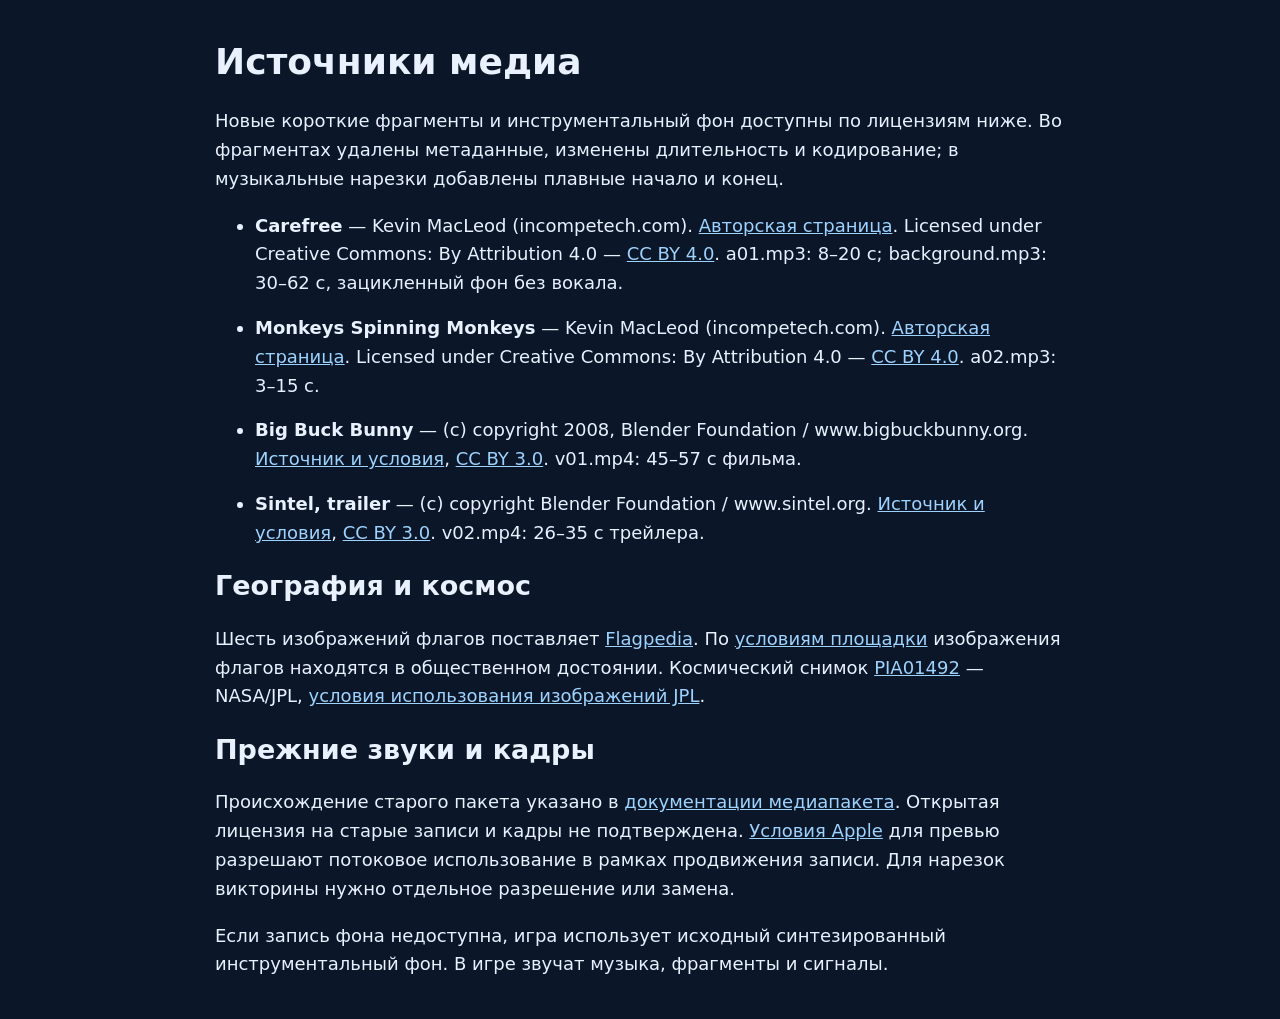
<file: media-credits.html>
<!doctype html><html lang="ru"><meta charset="utf-8"><meta name="viewport" content="width=device-width,initial-scale=1"><title>Источники медиа — TV Quiz</title>
<style>body{max-width:850px;margin:40px auto;padding:0 20px;background:#0b1728;color:#e9f1ff;font:18px/1.6 system-ui}a{color:#9ed3ff}h1,h2{line-height:1.2}li{margin:16px 0}</style>
<h1>Источники медиа</h1><p>Новые короткие фрагменты и инструментальный фон доступны по лицензиям ниже. Во фрагментах удалены метаданные, изменены длительность и кодирование; в музыкальные нарезки добавлены плавные начало и конец.</p>
<ul>
<li><strong>Carefree</strong> — Kevin MacLeod (incompetech.com). <a href="https://incompetech.com/music/royalty-free/index.html?isrc=USUAN1400037">Авторская страница</a>. Licensed under Creative Commons: By Attribution 4.0 — <a href="https://creativecommons.org/licenses/by/4.0/">CC BY 4.0</a>. a01.mp3: 8–20 с; background.mp3: 30–62 с, зацикленный фон без вокала.</li>
<li><strong>Monkeys Spinning Monkeys</strong> — Kevin MacLeod (incompetech.com). <a href="https://incompetech.com/music/royalty-free/index.html?isrc=USUAN1400011">Авторская страница</a>. Licensed under Creative Commons: By Attribution 4.0 — <a href="https://creativecommons.org/licenses/by/4.0/">CC BY 4.0</a>. a02.mp3: 3–15 с.</li>
<li><strong>Big Buck Bunny</strong> — (c) copyright 2008, Blender Foundation / www.bigbuckbunny.org. <a href="https://peach.blender.org/about/">Источник и условия</a>, <a href="https://creativecommons.org/licenses/by/3.0/">CC BY 3.0</a>. v01.mp4: 45–57 с фильма.</li>
<li><strong>Sintel, trailer</strong> — (c) copyright Blender Foundation / www.sintel.org. <a href="https://durian.blender.org/sharing/">Источник и условия</a>, <a href="https://creativecommons.org/licenses/by/3.0/">CC BY 3.0</a>. v02.mp4: 26–35 с трейлера.</li>
</ul>
<h2>География и космос</h2><p>Шесть изображений флагов поставляет <a href="https://flagpedia.net/">Flagpedia</a>. По <a href="https://flagpedia.net/terms">условиям площадки</a> изображения флагов находятся в общественном достоянии. Космический снимок <a href="https://science.nasa.gov/photojournal/neptune-full-disk-view/">PIA01492</a> — NASA/JPL, <a href="https://www.jpl.nasa.gov/jpl-image-use-policy/">условия использования изображений JPL</a>.</p>
<h2>Прежние звуки и кадры</h2><p>Происхождение старого пакета указано в <a href="content/media-pack/README.md">документации медиапакета</a>. Открытая лицензия на старые записи и кадры не подтверждена. <a href="https://performance-partners.apple.com/search-api">Условия Apple</a> для превью разрешают потоковое использование в рамках продвижения записи. Для нарезок викторины нужно отдельное разрешение или замена.</p>
<p>Если запись фона недоступна, игра использует исходный синтезированный инструментальный фон. В игре звучат музыка, фрагменты и сигналы.</p>
</html>
</file>
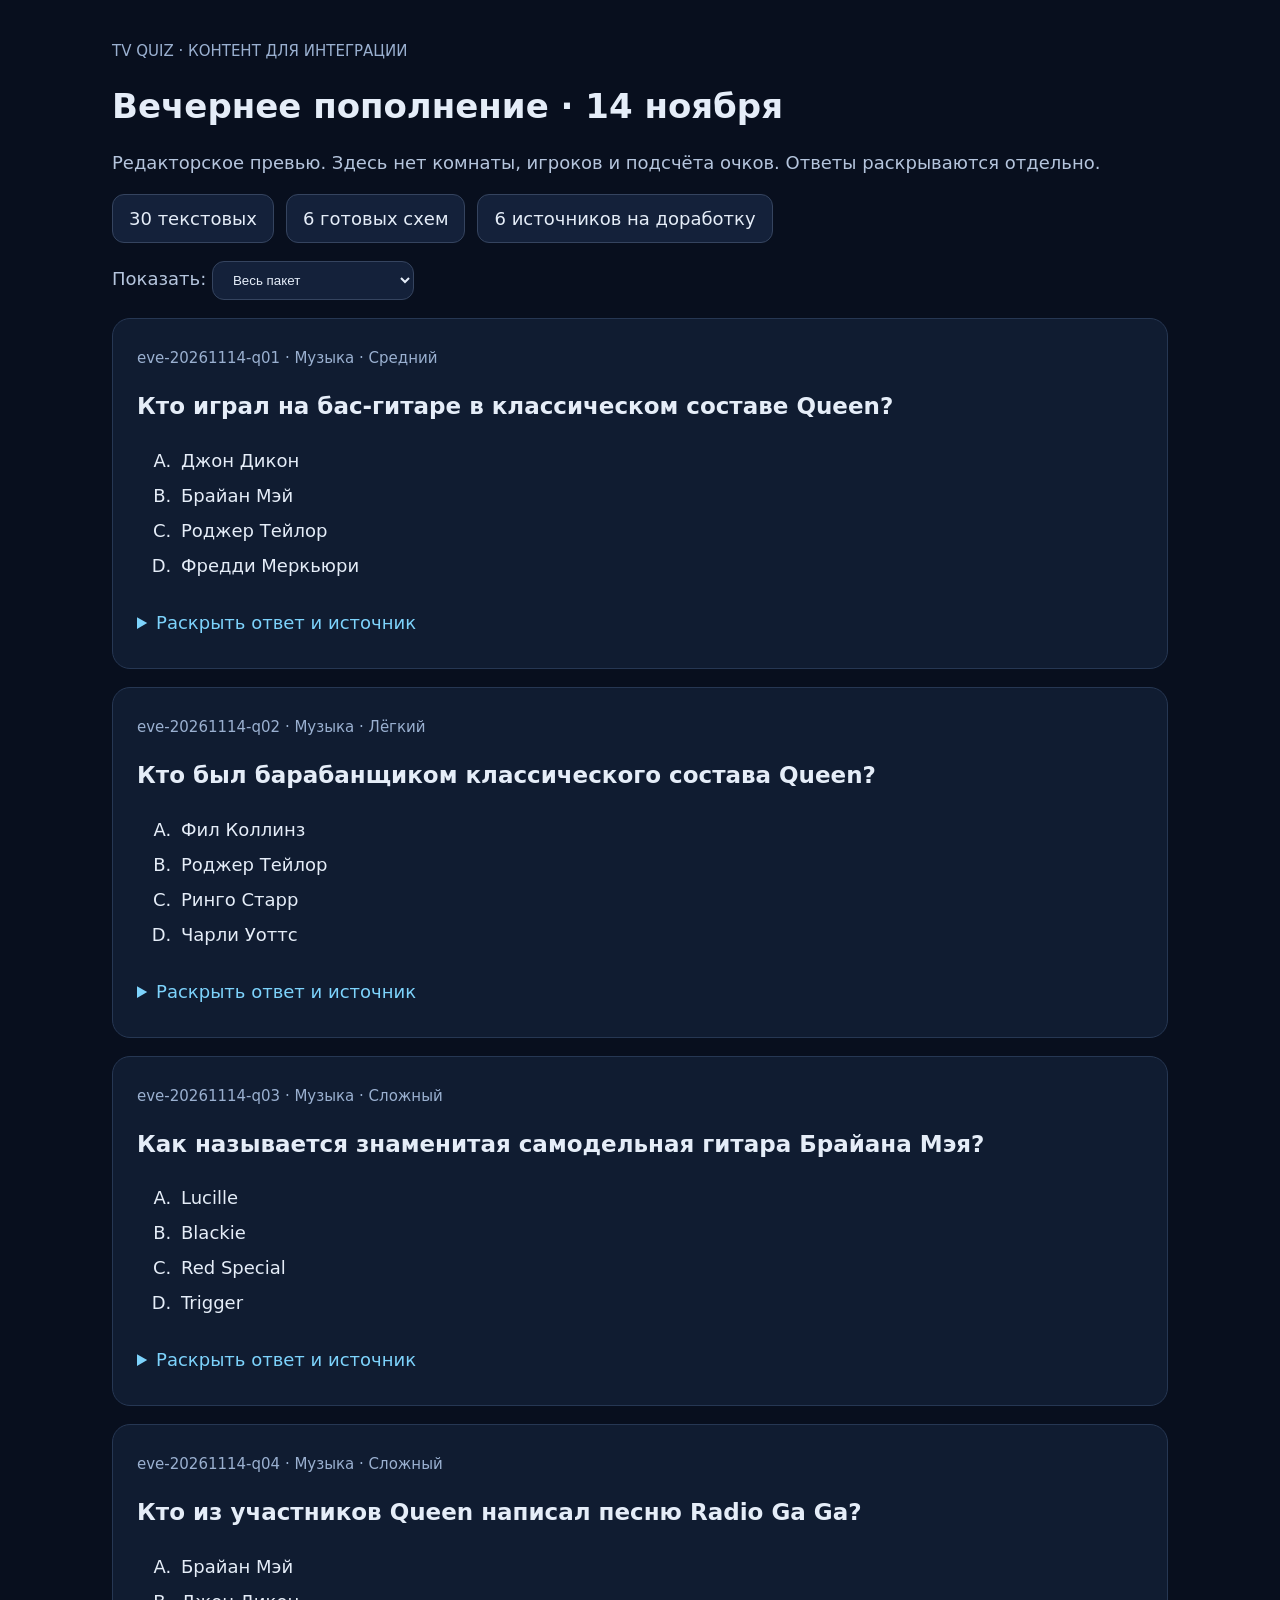
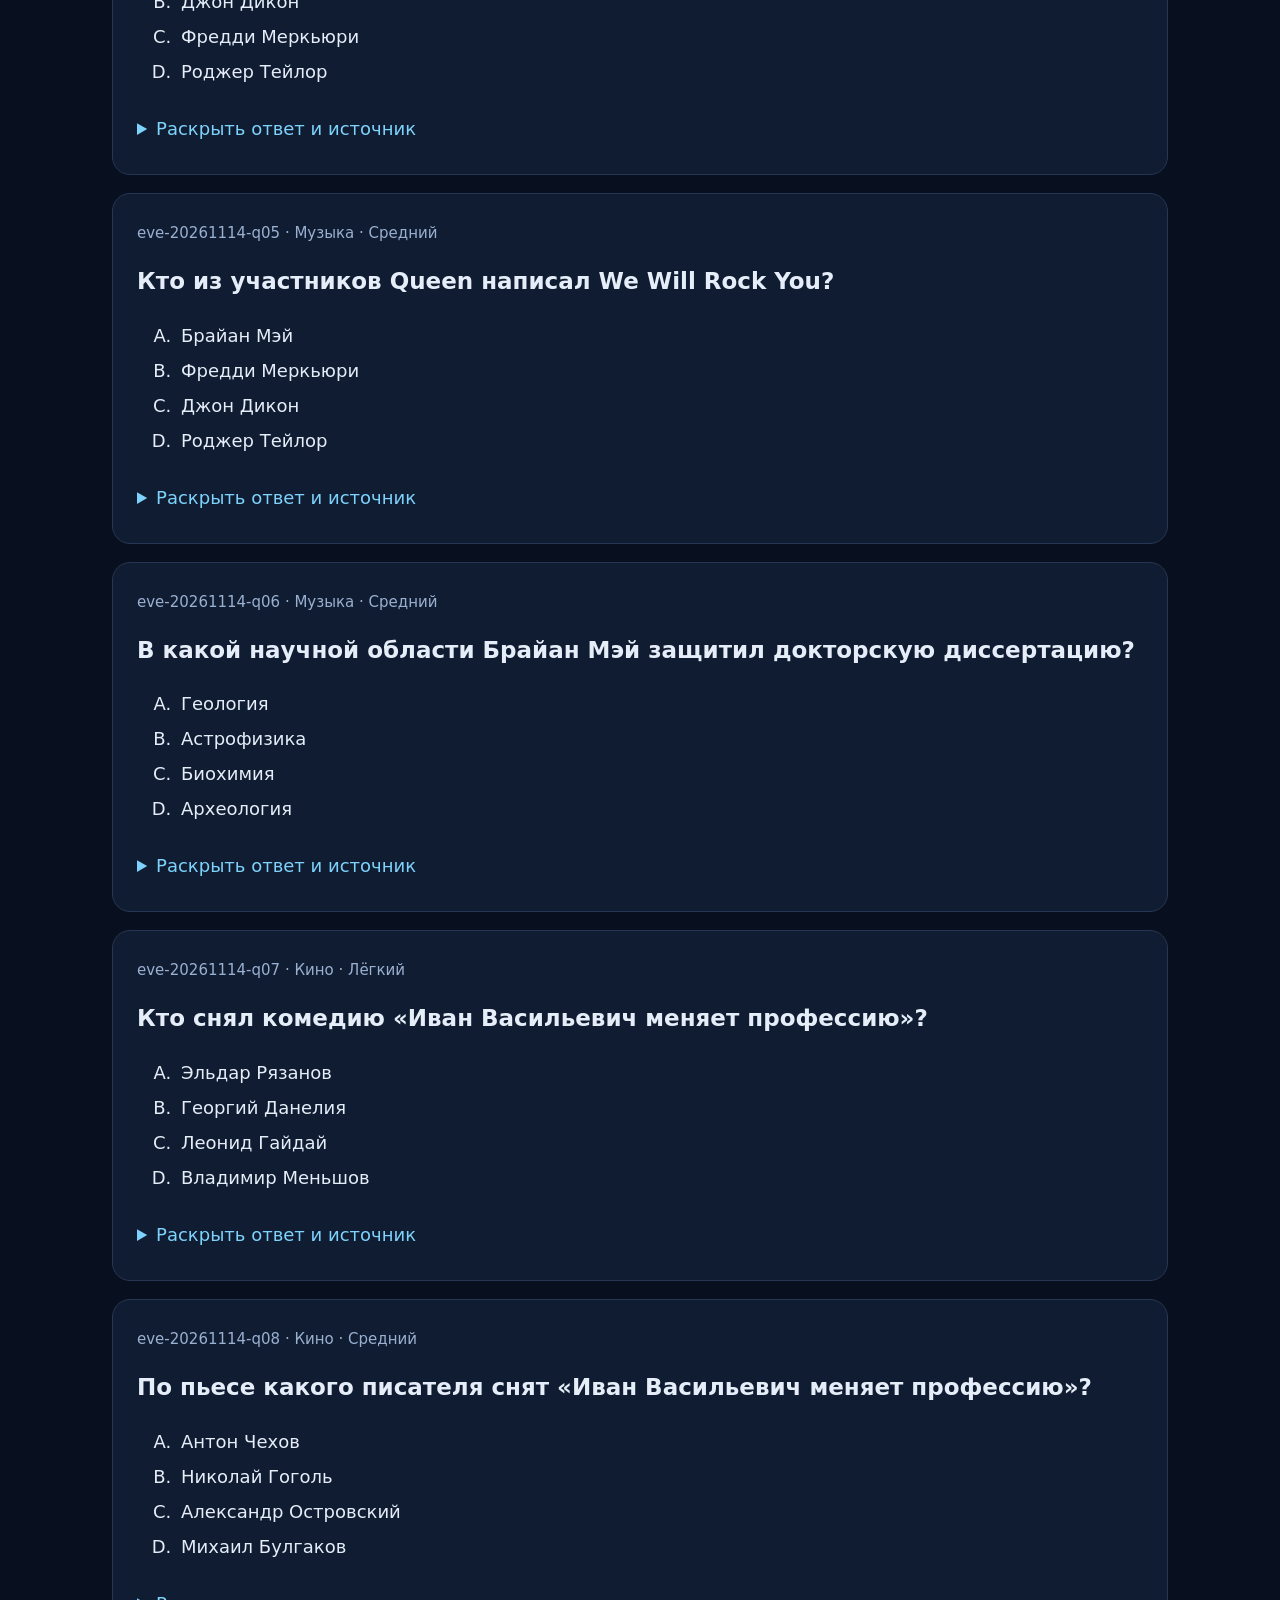
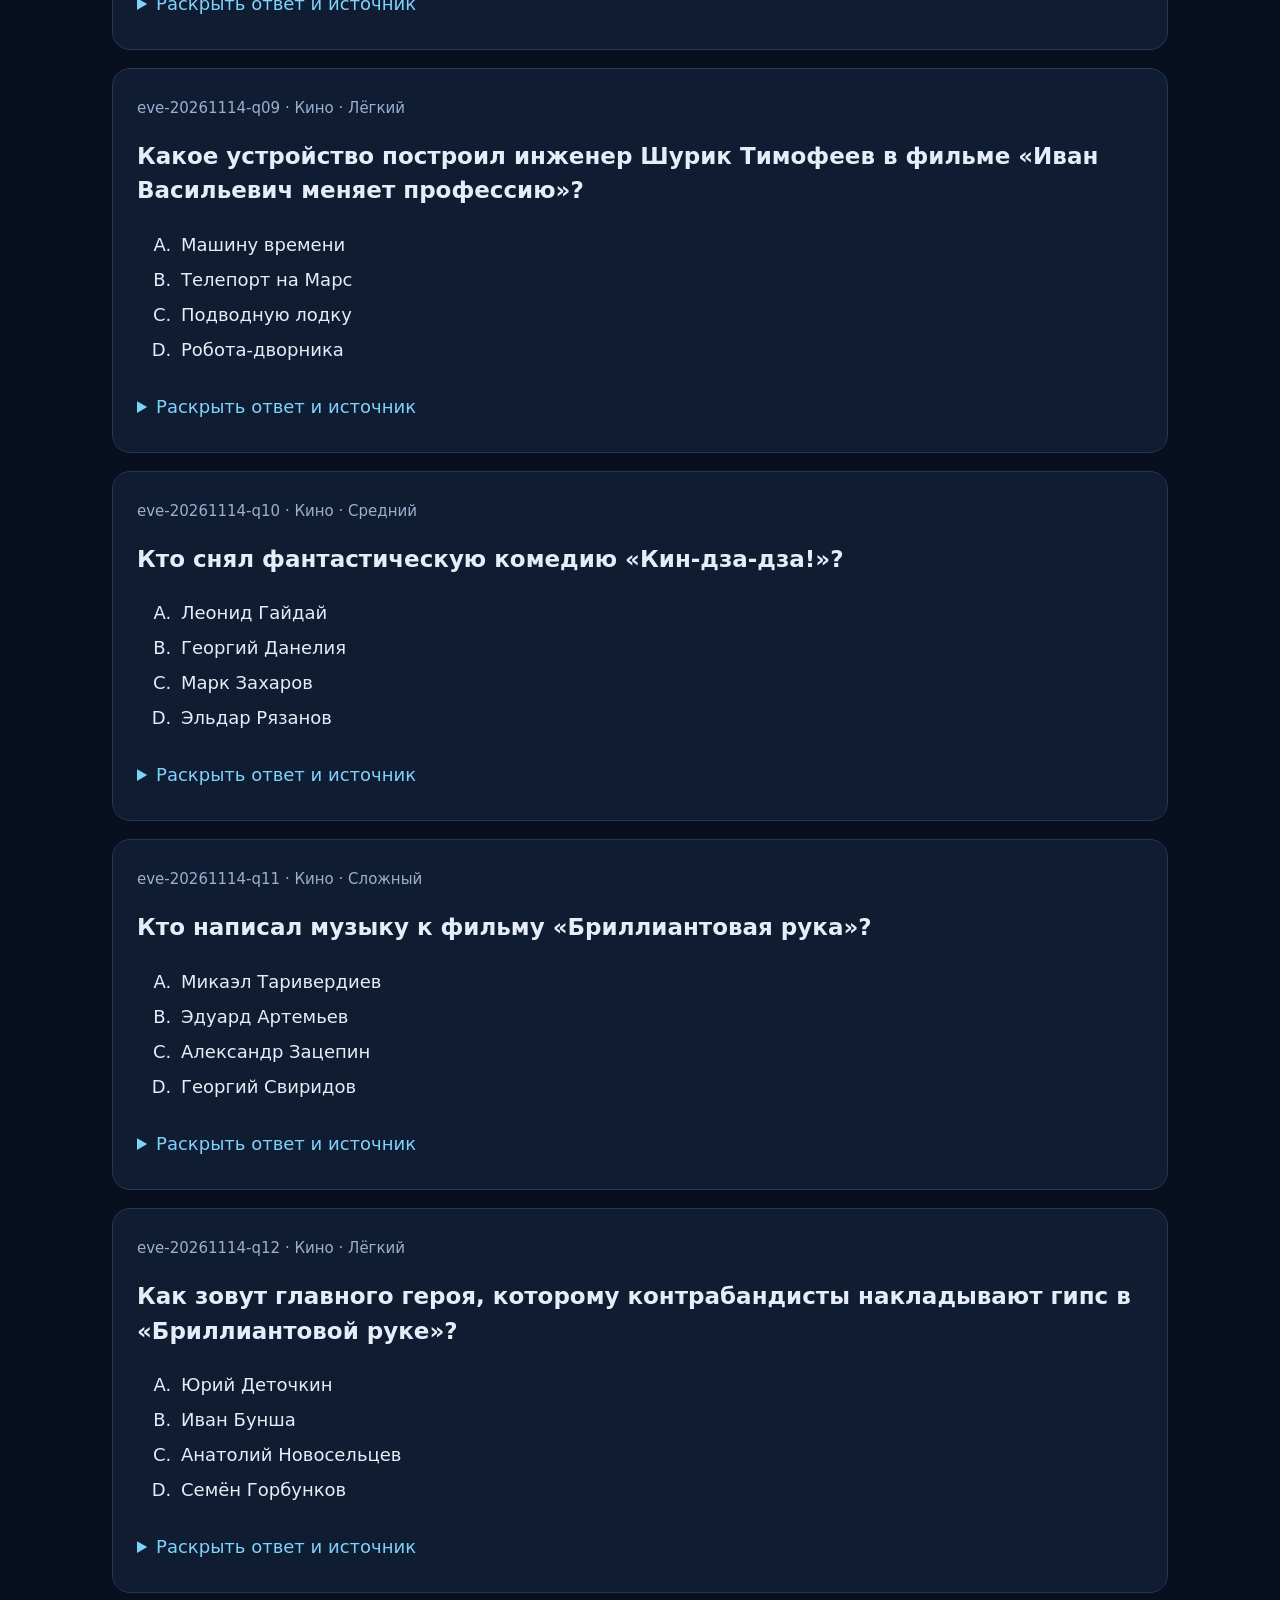
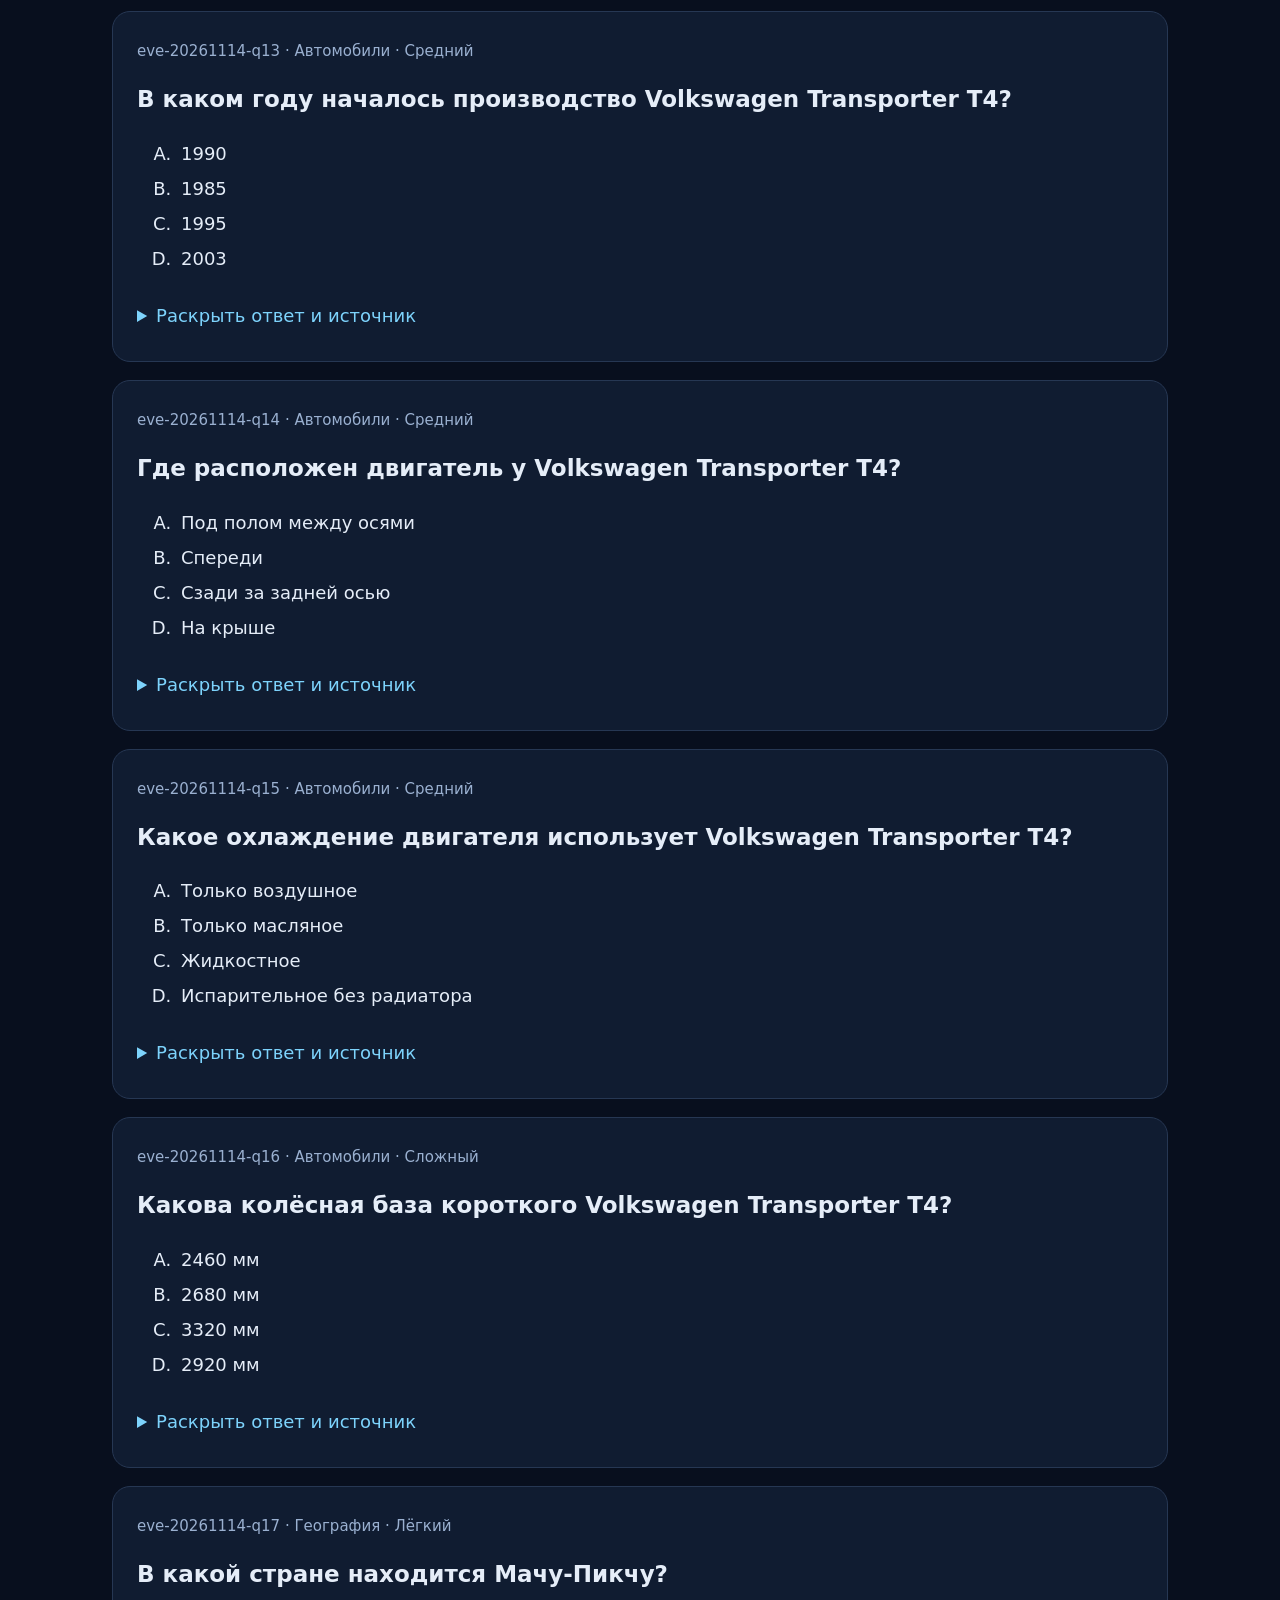
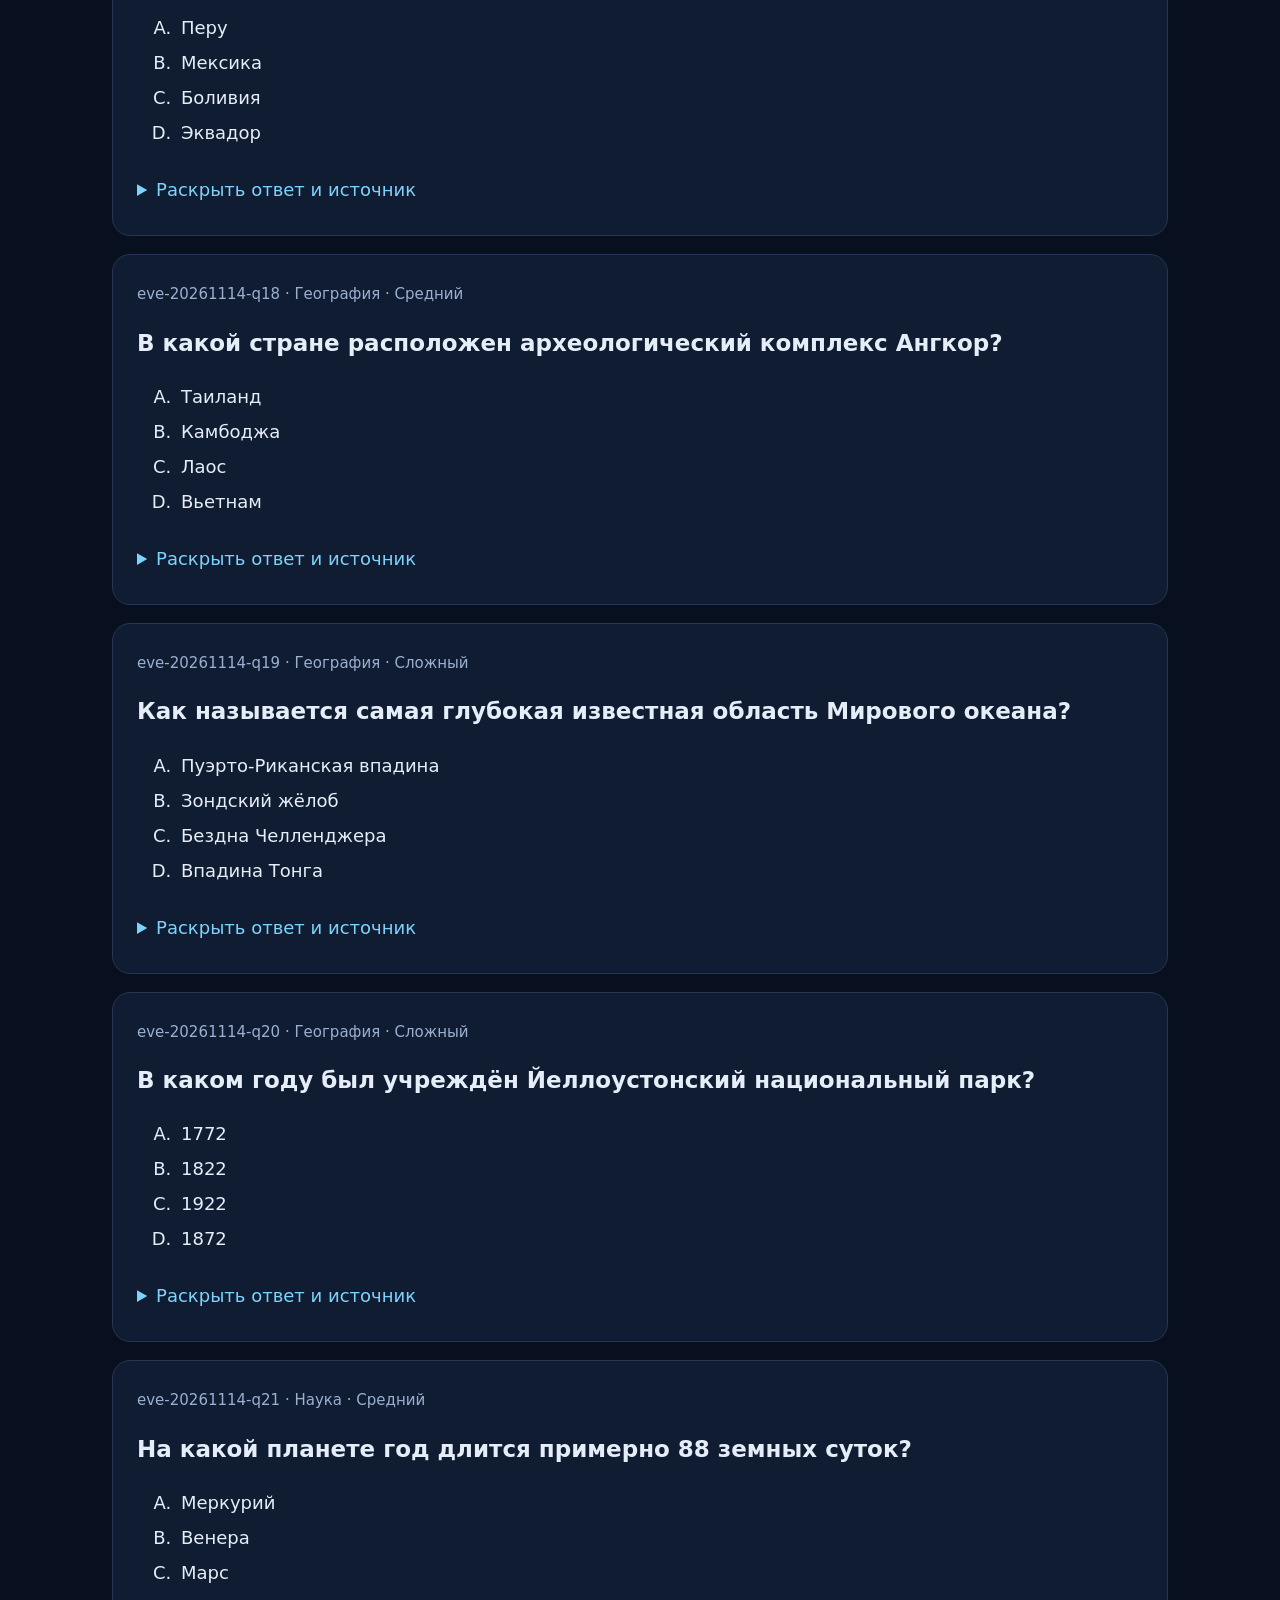
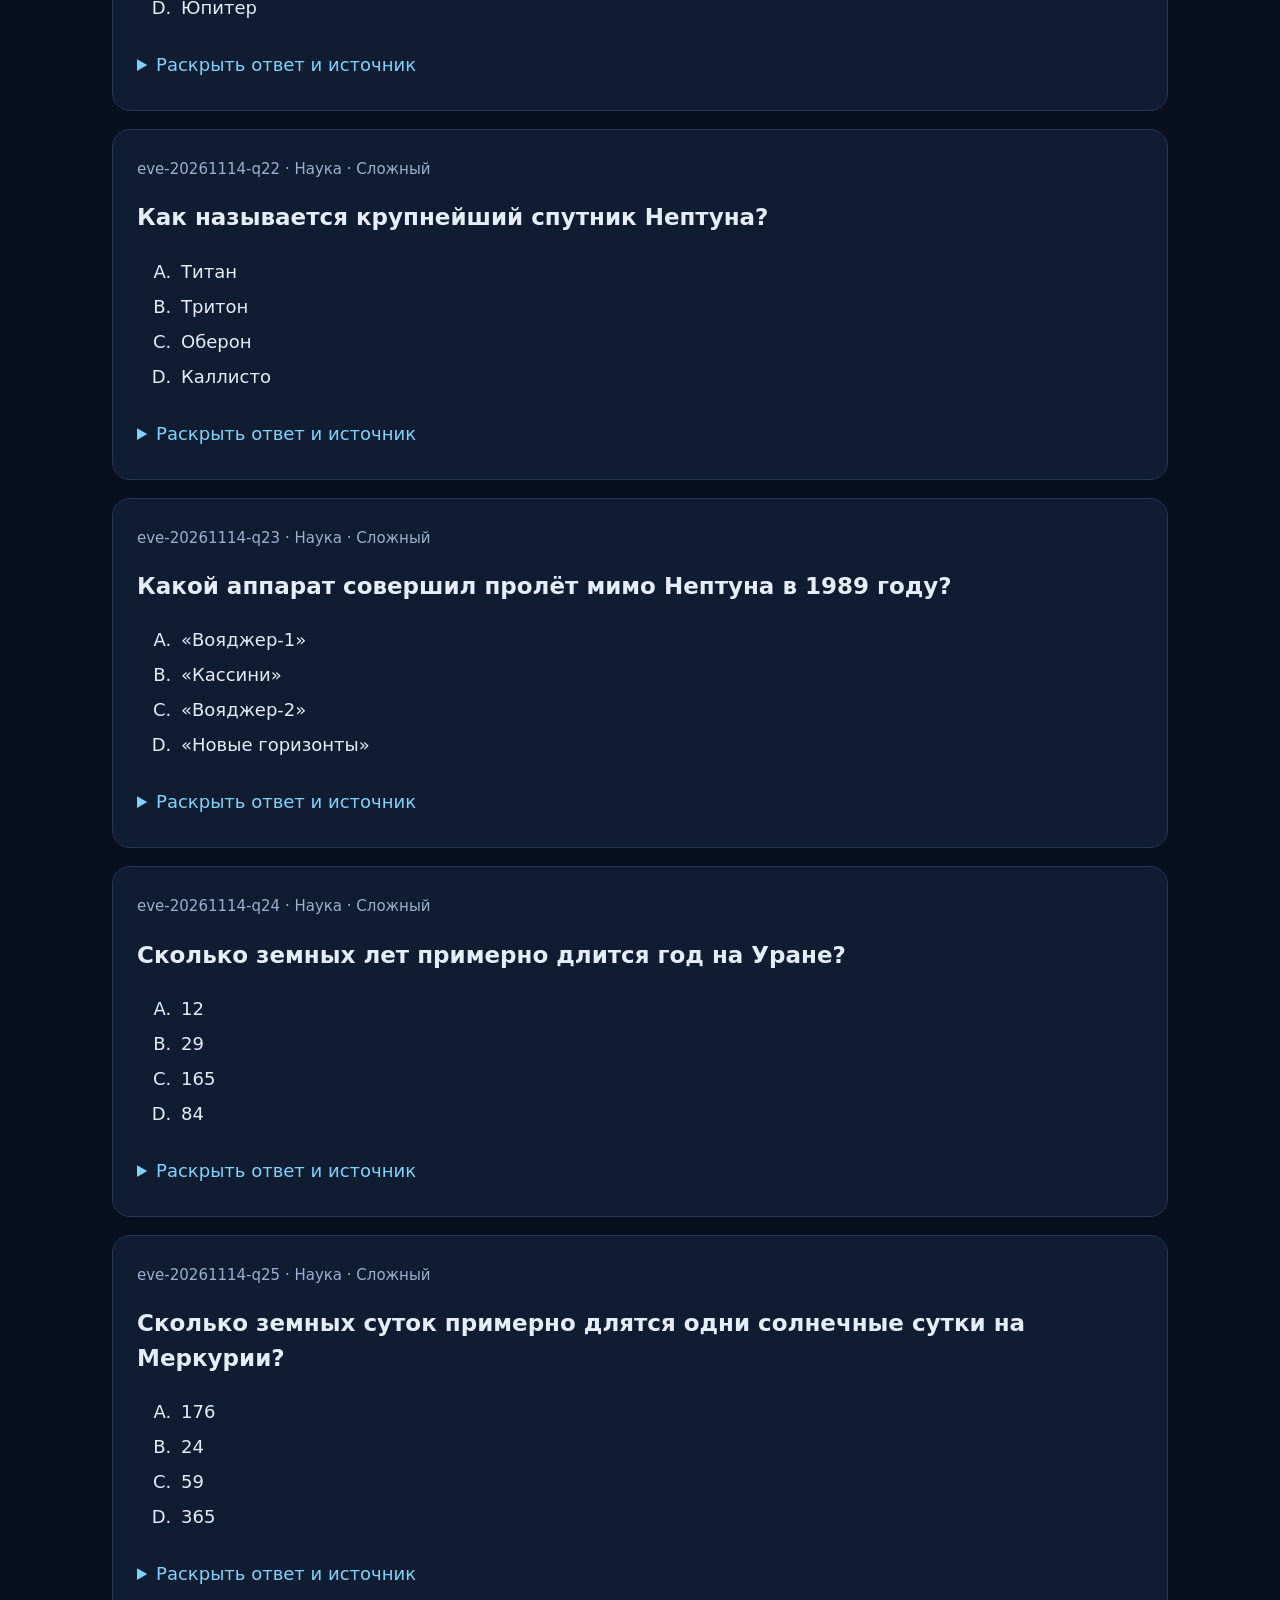
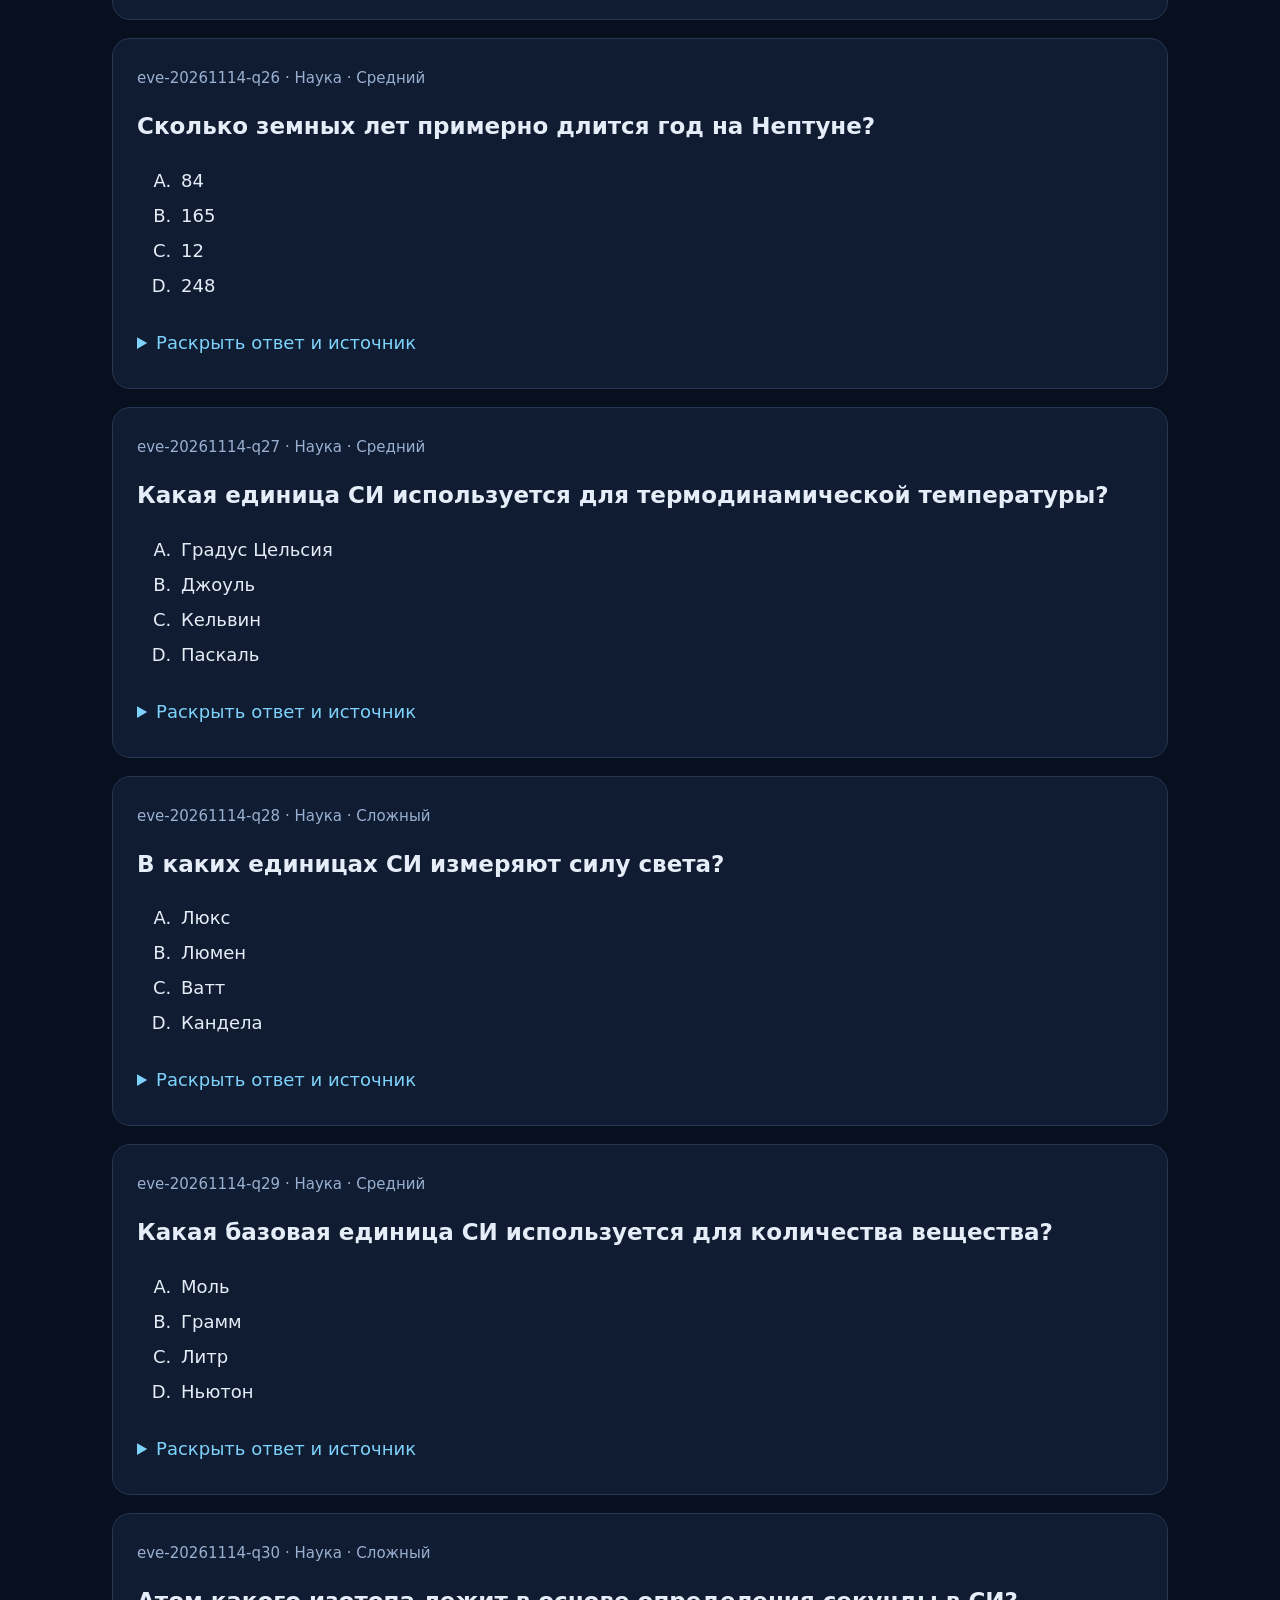
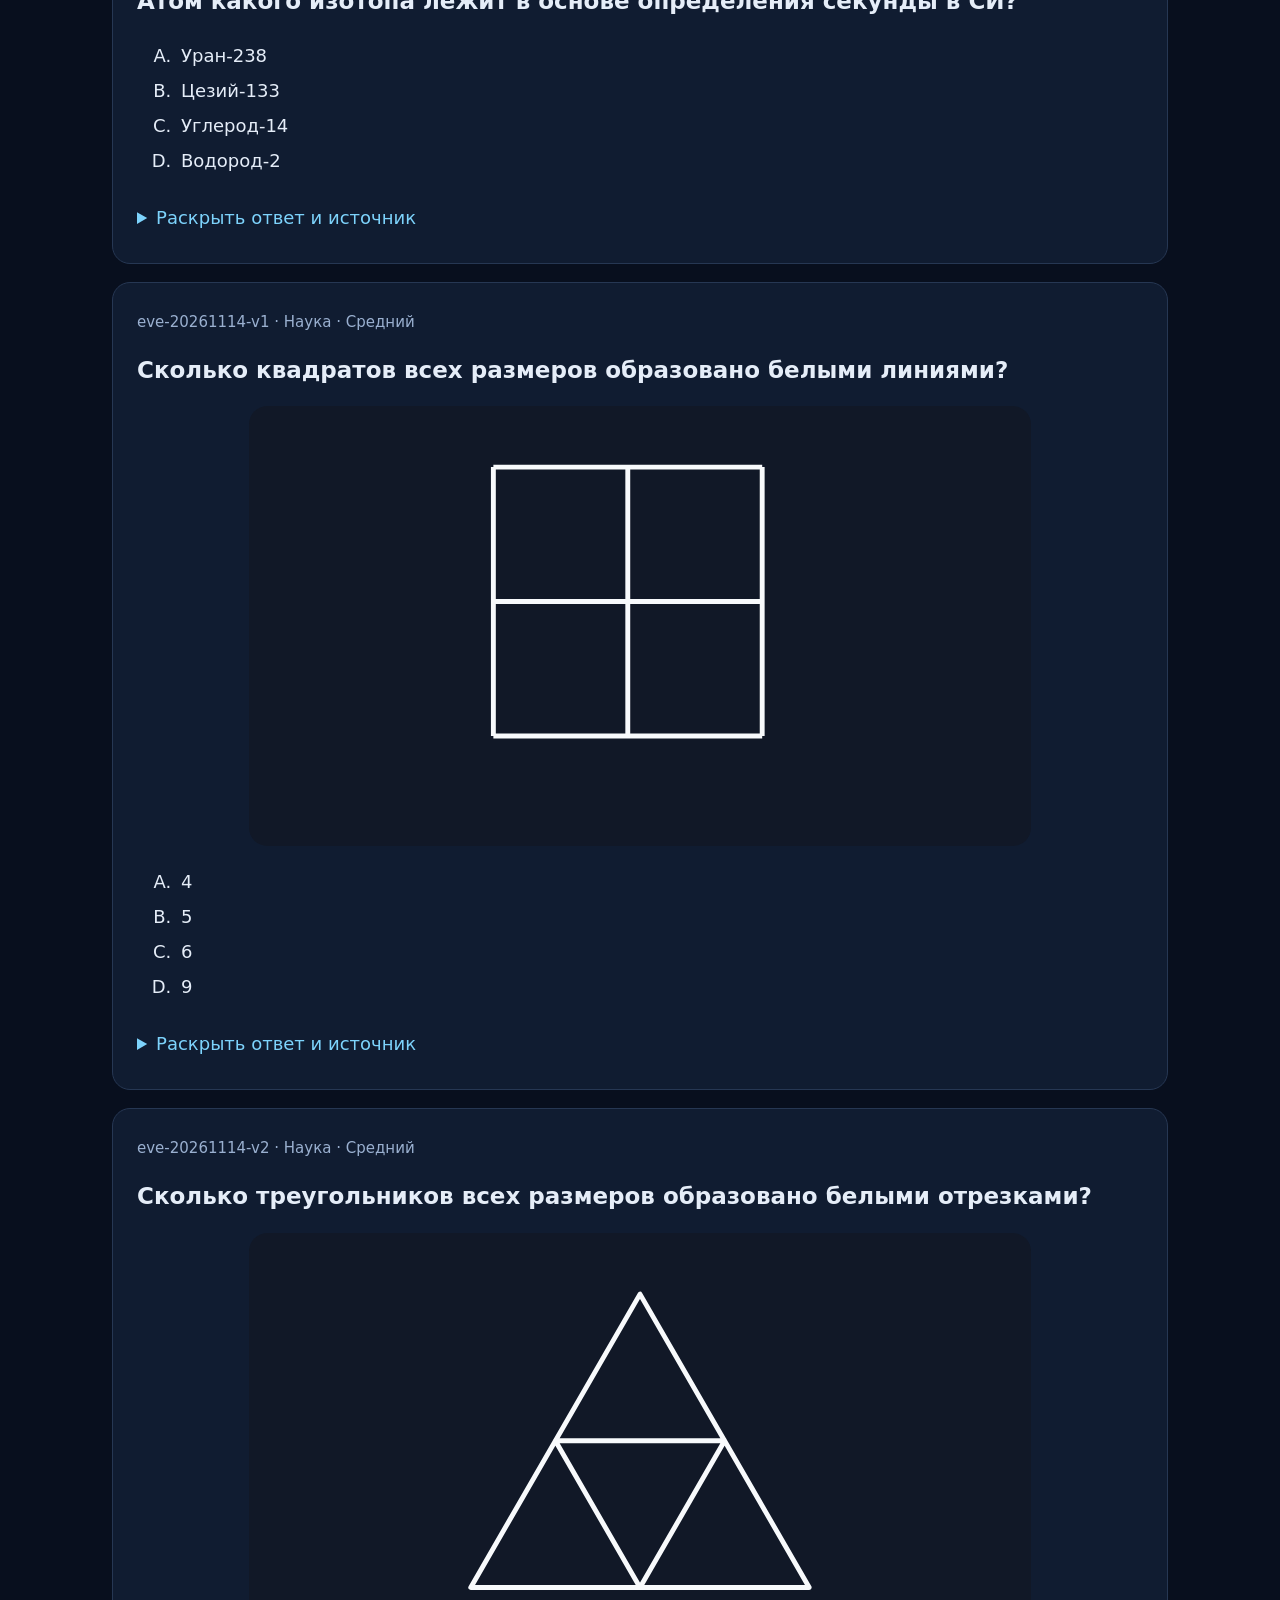
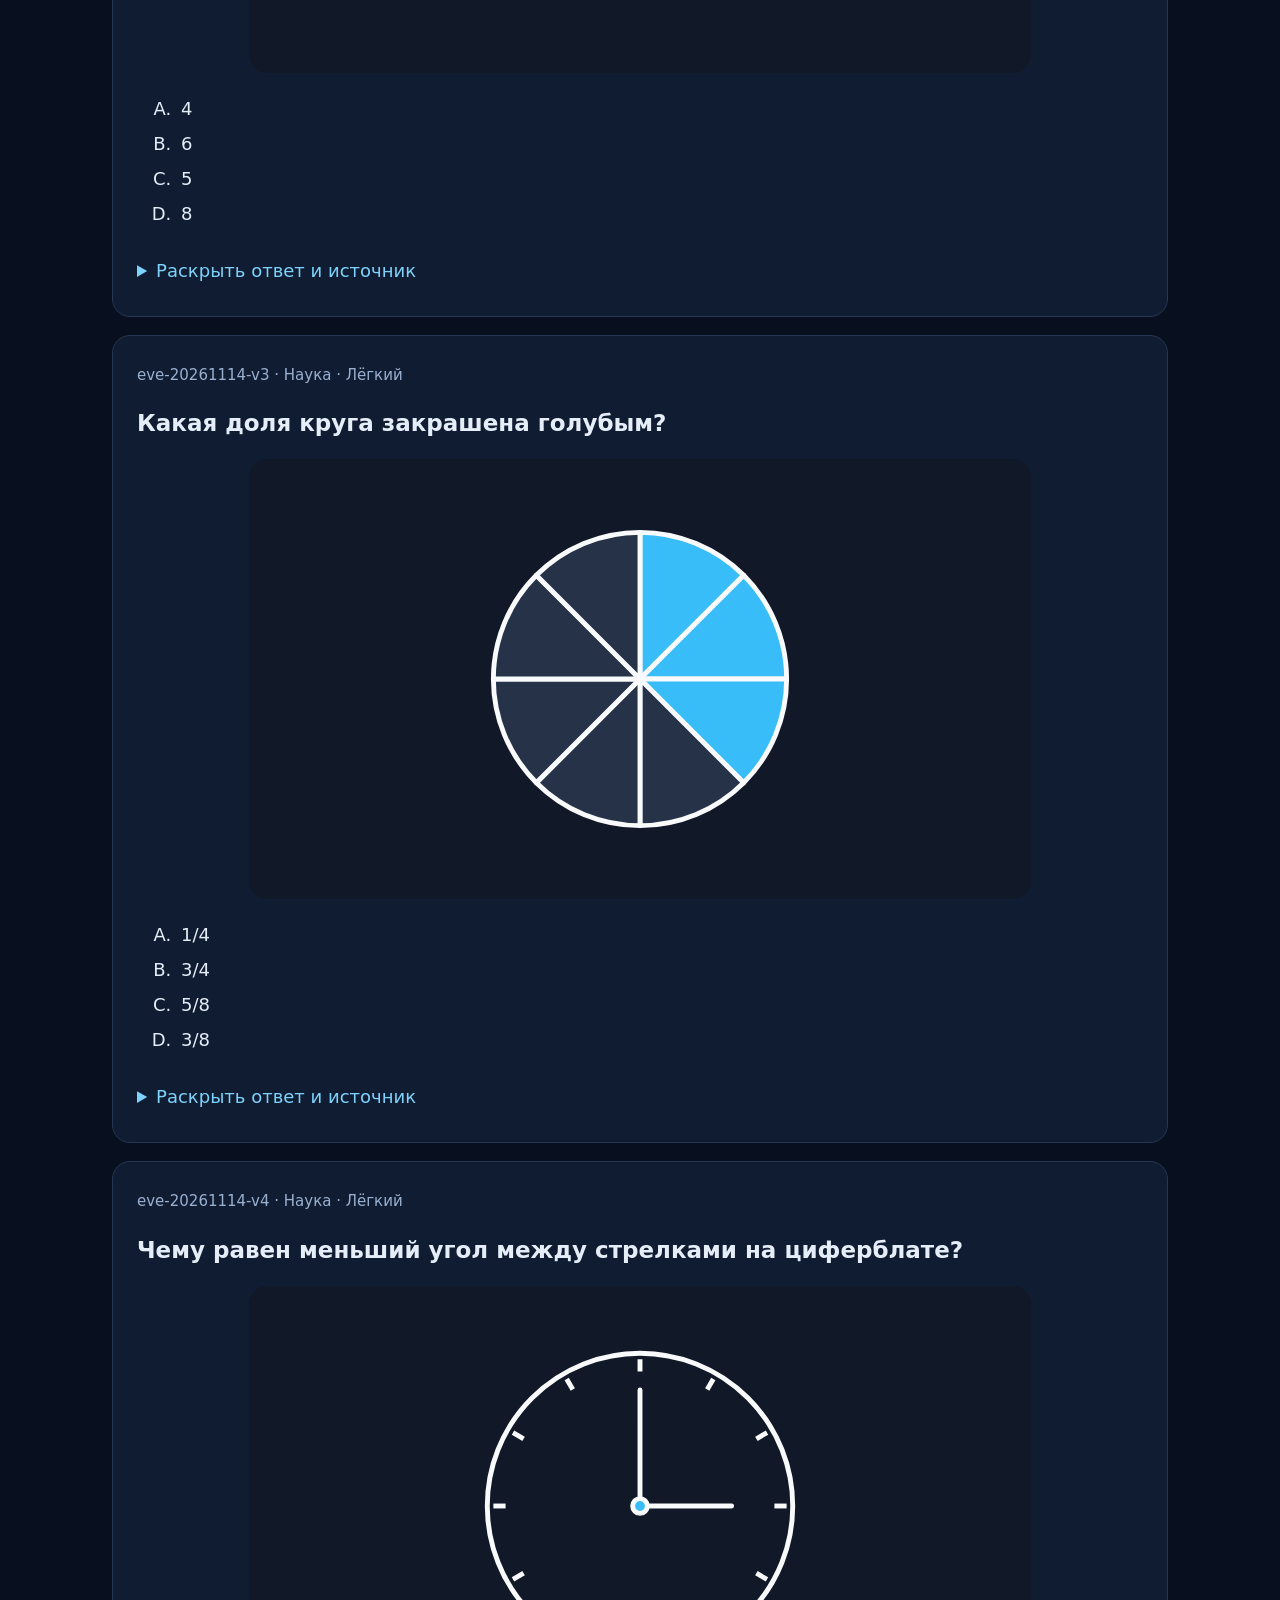
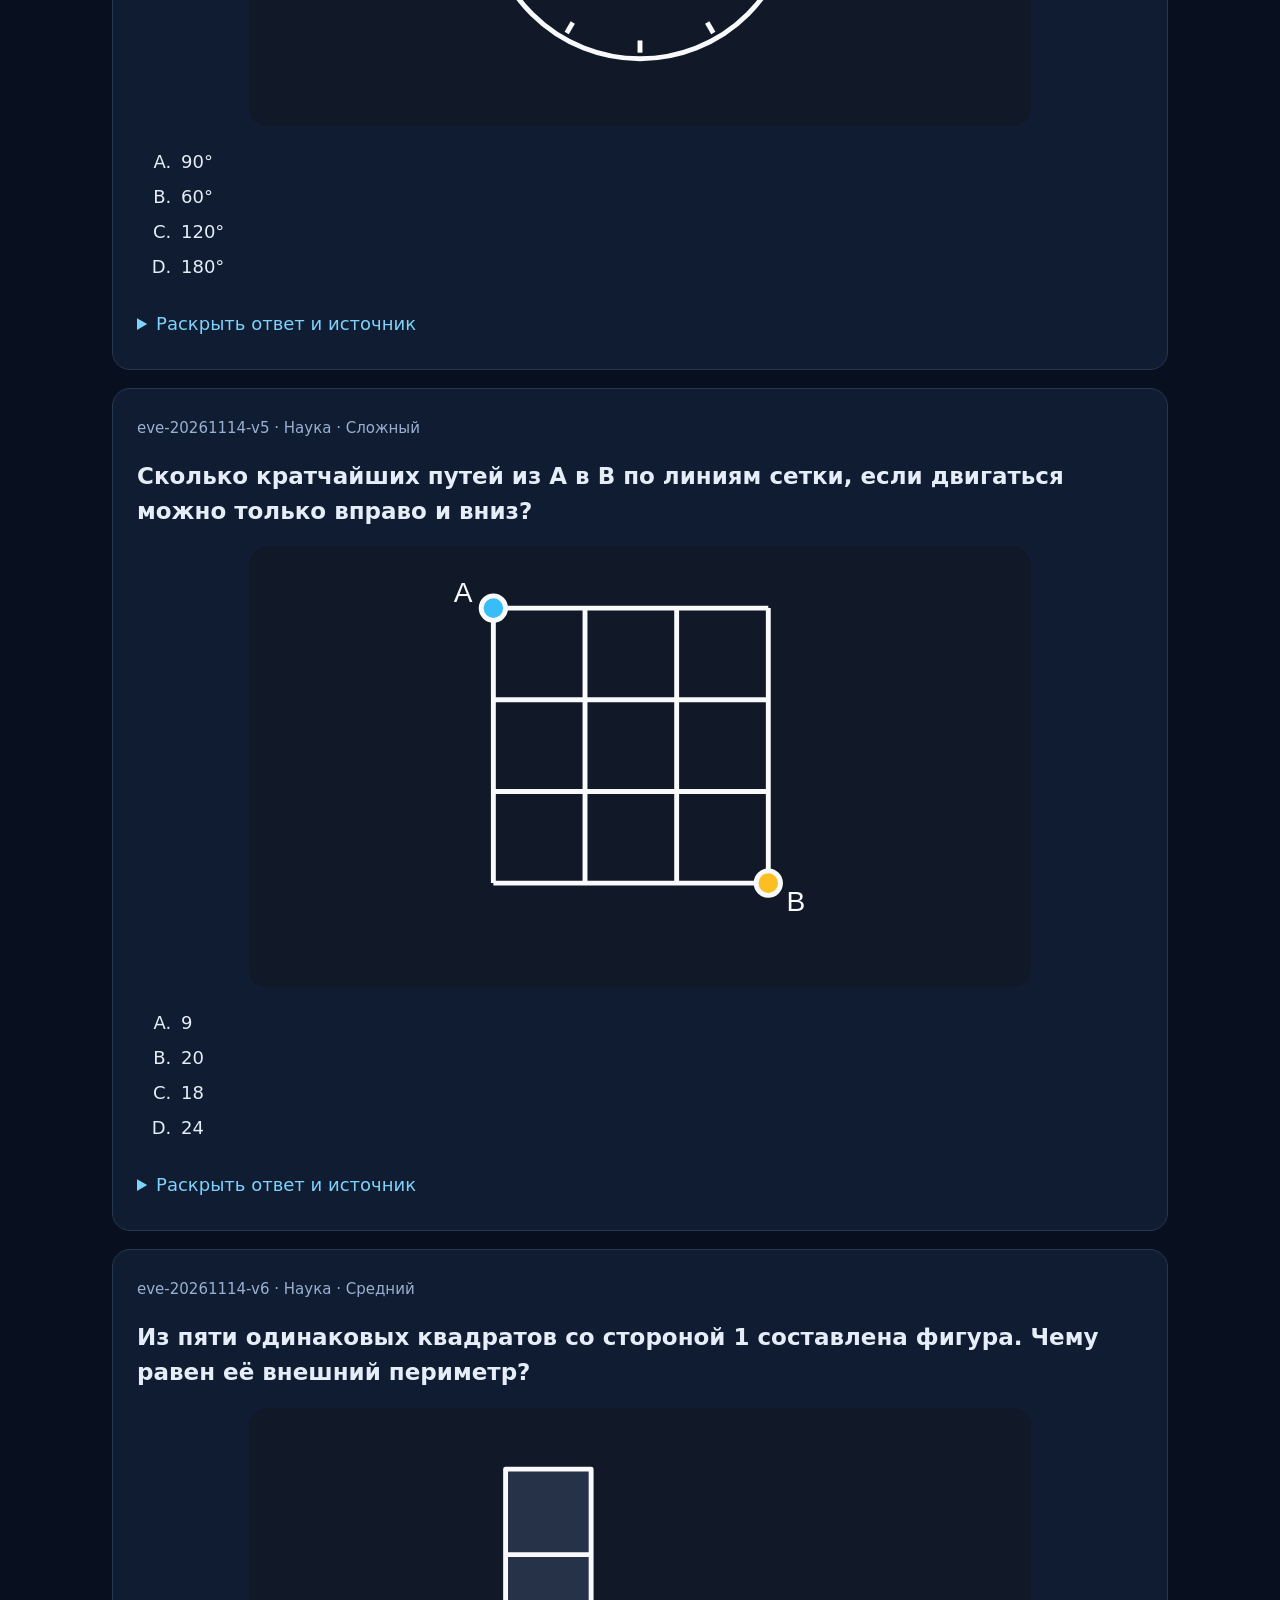
<file: content/evening-2026-11-14/review.html>
<!doctype html><html lang="ru"><meta charset="utf-8"><meta name="viewport" content="width=device-width,initial-scale=1"><title>TV Quiz · Вечерний пакет 14.11</title><style>
*{box-sizing:border-box}body{margin:0;background:#080f1e;color:#e5edf8;font:18px/1.5 system-ui,sans-serif}main{max-width:1100px;margin:auto;padding:36px 22px}h1{font-size:34px;line-height:1.2}p{color:#b5c5dd}.stats{display:flex;gap:12px;flex-wrap:wrap}.stats span,select{padding:10px 16px;border:1px solid #35445f;border-radius:12px;background:#14213a;color:#e5edf8}article{border:1px solid #263753;border-radius:18px;padding:24px;margin:18px 0;background:#101c31}small{color:#9ab0d0}h2{font-size:23px}img{display:block;width:100%;max-height:440px;object-fit:contain;margin:16px 0;border-radius:12px}li{padding:4px}details{margin-top:16px}summary{color:#7dd3fc;cursor:pointer;padding:8px 0}a{color:#7dd3fc;overflow-wrap:anywhere}details p{color:#dce7f7}.badge{font-size:14px;color:#fcd34d}footer{font-size:15px;color:#9ab0d0}
</style><main><small>TV QUIZ · КОНТЕНТ ДЛЯ ИНТЕГРАЦИИ</small><h1>Вечернее пополнение · 14 ноября</h1><p>Редакторское превью. Здесь нет комнаты, игроков и подсчёта очков. Ответы раскрываются отдельно.</p><div class="stats"><span>30 текстовых</span><span>6 готовых схем</span><span>6 источников на доработку</span></div><p><label>Показать: <select id="filter"><option value="all">Весь пакет</option><option value="text">Текстовые вопросы</option><option value="visual">Готовые визуальные</option><option value="candidate">Кандидаты для нарезки</option></select></label></p><div id="items"></div><footer>Кандидаты без файла не являются игровыми вопросами. Два телевизионных источника — резервные версии sound-001/002, не новые уникальные задания.</footer></main><script>
const data={"q":[{"id":"eve-20261114-q01","category":"Музыка","topic":"Музыкальные группы","difficulty":"Средний","text":"Кто играл на бас-гитаре в классическом составе Queen?","answers":["Джон Дикон","Брайан Мэй","Роджер Тейлор","Фредди Меркьюри"],"correct":0,"explanation":"Бас-гитарист классического состава Queen — Джон Дикон.","sourceUrls":["https://www.queenonline.com/john_deacon"],"factCheckedAt":"2026-11-14","status":"content_prepared","editorialStatus":"source_checked_not_playtested","factGroup":"queenJohn"},{"id":"eve-20261114-q02","category":"Музыка","topic":"Музыкальные группы","difficulty":"Лёгкий","text":"Кто был барабанщиком классического состава Queen?","answers":["Фил Коллинз","Роджер Тейлор","Ринго Старр","Чарли Уоттс"],"correct":1,"explanation":"В Queen на барабанах играл Роджер Тейлор.","sourceUrls":["https://www.queenonline.com/roger_taylor"],"factCheckedAt":"2026-11-14","status":"content_prepared","editorialStatus":"source_checked_not_playtested","factGroup":"queenRoger"},{"id":"eve-20261114-q03","category":"Музыка","topic":"Музыкальные группы","difficulty":"Сложный","text":"Как называется знаменитая самодельная гитара Брайана Мэя?","answers":["Lucille","Blackie","Red Special","Trigger"],"correct":2,"explanation":"Мэй построил Red Special вместе с отцом; история инструмента описана на официальном сайте Queen.","sourceUrls":["https://www.queenonline.com/news/out-now-the-red-special-2020-edition?prev_filter=10-2020"],"factCheckedAt":"2026-11-14","status":"content_prepared","editorialStatus":"source_checked_not_playtested","factGroup":"redSpecial"},{"id":"eve-20261114-q04","category":"Музыка","topic":"Исполнители и хиты","difficulty":"Сложный","text":"Кто из участников Queen написал песню Radio Ga Ga?","answers":["Брайан Мэй","Джон Дикон","Фредди Меркьюри","Роджер Тейлор"],"correct":3,"explanation":"Автор Radio Ga Ga — барабанщик Роджер Тейлор.","sourceUrls":["https://www.queenonline.com/roger_taylor"],"factCheckedAt":"2026-11-14","status":"content_prepared","editorialStatus":"source_checked_not_playtested","factGroup":"queenRoger"},{"id":"eve-20261114-q05","category":"Музыка","topic":"Исполнители и хиты","difficulty":"Средний","text":"Кто из участников Queen написал We Will Rock You?","answers":["Брайан Мэй","Фредди Меркьюри","Джон Дикон","Роджер Тейлор"],"correct":0,"explanation":"We Will Rock You написал гитарист Брайан Мэй.","sourceUrls":["https://www.queenonline.com/brian_may"],"factCheckedAt":"2026-11-14","status":"content_prepared","editorialStatus":"source_checked_not_playtested","factGroup":"queenBrian"},{"id":"eve-20261114-q06","category":"Музыка","topic":"Музыкальные группы","difficulty":"Средний","text":"В какой научной области Брайан Мэй защитил докторскую диссертацию?","answers":["Геология","Астрофизика","Биохимия","Археология"],"correct":1,"explanation":"Брайан Мэй получил PhD по астрофизике; его работа посвящена межпланетной пыли.","sourceUrls":["https://www.queenonline.com/brian_may"],"factCheckedAt":"2026-11-14","status":"content_prepared","editorialStatus":"source_checked_not_playtested","factGroup":"queenBrian"},{"id":"eve-20261114-q07","category":"Кино","topic":"Актёры и режиссёры","difficulty":"Лёгкий","text":"Кто снял комедию «Иван Васильевич меняет профессию»?","answers":["Эльдар Рязанов","Георгий Данелия","Леонид Гайдай","Владимир Меньшов"],"correct":2,"explanation":"Режиссёр фильма — Леонид Гайдай.","sourceUrls":["https://mosfilm.ru/cinema/films/ivan-vasilevich-menyaet-professiyu/"],"factCheckedAt":"2026-11-14","status":"content_prepared","editorialStatus":"source_checked_not_playtested","factGroup":"ivan"},{"id":"eve-20261114-q08","category":"Кино","topic":"Культовые фильмы","difficulty":"Средний","text":"По пьесе какого писателя снят «Иван Васильевич меняет профессию»?","answers":["Антон Чехов","Николай Гоголь","Александр Островский","Михаил Булгаков"],"correct":3,"explanation":"В основе фильма — пьеса Михаила Булгакова «Иван Васильевич».","sourceUrls":["https://mosfilm.ru/cinema/films/ivan-vasilevich-menyaet-professiyu/"],"factCheckedAt":"2026-11-14","status":"content_prepared","editorialStatus":"source_checked_not_playtested","factGroup":"ivan"},{"id":"eve-20261114-q09","category":"Кино","topic":"Культовые фильмы","difficulty":"Лёгкий","text":"Какое устройство построил инженер Шурик Тимофеев в фильме «Иван Васильевич меняет профессию»?","answers":["Машину времени","Телепорт на Марс","Подводную лодку","Робота-дворника"],"correct":0,"explanation":"Машина времени меняет местами людей из XX века и эпохи Ивана Грозного.","sourceUrls":["https://mosfilm.ru/cinema/films/ivan-vasilevich-menyaet-professiyu/"],"factCheckedAt":"2026-11-14","status":"content_prepared","editorialStatus":"source_checked_not_playtested","factGroup":"ivan"},{"id":"eve-20261114-q10","category":"Кино","topic":"Актёры и режиссёры","difficulty":"Средний","text":"Кто снял фантастическую комедию «Кин-дза-дза!»?","answers":["Леонид Гайдай","Георгий Данелия","Марк Захаров","Эльдар Рязанов"],"correct":1,"explanation":"Режиссёр «Кин-дза-дза!» — Георгий Данелия.","sourceUrls":["https://www.mosfilm.ru/cinema/films/kin-dza-dza/"],"factCheckedAt":"2026-11-14","status":"content_prepared","editorialStatus":"source_checked_not_playtested","factGroup":"kindza"},{"id":"eve-20261114-q11","category":"Кино","topic":"Актёры и режиссёры","difficulty":"Сложный","text":"Кто написал музыку к фильму «Бриллиантовая рука»?","answers":["Микаэл Таривердиев","Эдуард Артемьев","Александр Зацепин","Георгий Свиридов"],"correct":2,"explanation":"Композитор фильма — Александр Зацепин.","sourceUrls":["https://www.mosfilm.ru/cinema/films/brilliantovaya-ruka/"],"factCheckedAt":"2026-11-14","status":"content_prepared","editorialStatus":"source_checked_not_playtested","factGroup":"diamond"},{"id":"eve-20261114-q12","category":"Кино","topic":"Культовые фильмы","difficulty":"Лёгкий","text":"Как зовут главного героя, которому контрабандисты накладывают гипс в «Бриллиантовой руке»?","answers":["Юрий Деточкин","Иван Бунша","Анатолий Новосельцев","Семён Горбунков"],"correct":3,"explanation":"Семёна Семёновича Горбункова по ошибке принимают за связного контрабандистов.","sourceUrls":["https://www.mosfilm.ru/cinema/films/brilliantovaya-ruka/"],"factCheckedAt":"2026-11-14","status":"content_prepared","editorialStatus":"source_checked_not_playtested","factGroup":"diamond"},{"id":"eve-20261114-q13","category":"Автомобили","topic":"Марки и модели","difficulty":"Средний","text":"В каком году началось производство Volkswagen Transporter T4?","answers":["1990","1985","1995","2003"],"correct":0,"explanation":"Четвёртое поколение Transporter пошло в производство в 1990 году.","sourceUrls":["https://www.volkswagenvans.ie/en/all-about-volkswagen-commercial-vehicles/brand-history.html"],"factCheckedAt":"2026-11-14","status":"content_prepared","editorialStatus":"source_checked_not_playtested","factGroup":"t4"},{"id":"eve-20261114-q14","category":"Автомобили","topic":"Двигатели и техника","difficulty":"Средний","text":"Где расположен двигатель у Volkswagen Transporter T4?","answers":["Под полом между осями","Спереди","Сзади за задней осью","На крыше"],"correct":1,"explanation":"У T4 двигатель расположен спереди поперечно; это важное отличие от предшествующих Transporter.","sourceUrls":["https://www.volkswagenvans.ie/en/all-about-volkswagen-commercial-vehicles/brand-history.html"],"factCheckedAt":"2026-11-14","status":"content_prepared","editorialStatus":"source_checked_not_playtested","factGroup":"t4"},{"id":"eve-20261114-q15","category":"Автомобили","topic":"Двигатели и техника","difficulty":"Средний","text":"Какое охлаждение двигателя использует Volkswagen Transporter T4?","answers":["Только воздушное","Только масляное","Жидкостное","Испарительное без радиатора"],"correct":2,"explanation":"Двигатели поколения T4 имеют жидкостное охлаждение.","sourceUrls":["https://www.volkswagenvans.ie/en/all-about-volkswagen-commercial-vehicles/brand-history.html"],"factCheckedAt":"2026-11-14","status":"content_prepared","editorialStatus":"source_checked_not_playtested","factGroup":"t4"},{"id":"eve-20261114-q16","category":"Автомобили","topic":"Марки и модели","difficulty":"Сложный","text":"Какова колёсная база короткого Volkswagen Transporter T4?","answers":["2460 мм","2680 мм","3320 мм","2920 мм"],"correct":3,"explanation":"Для T4 предлагались базы 2920 и 3320 мм; короткая — 2920 мм.","sourceUrls":["https://www.volkswagenvans.ie/en/all-about-volkswagen-commercial-vehicles/brand-history.html"],"factCheckedAt":"2026-11-14","status":"content_prepared","editorialStatus":"source_checked_not_playtested","factGroup":"t4"},{"id":"eve-20261114-q17","category":"География","topic":"Страны и столицы","difficulty":"Лёгкий","text":"В какой стране находится Мачу-Пикчу?","answers":["Перу","Мексика","Боливия","Эквадор"],"correct":0,"explanation":"Мачу-Пикчу расположен в перуанских Андах.","sourceUrls":["https://whc.unesco.org/en/list/274/"],"factCheckedAt":"2026-11-14","status":"content_prepared","editorialStatus":"source_checked_not_playtested","factGroup":"machu"},{"id":"eve-20261114-q18","category":"География","topic":"Страны и столицы","difficulty":"Средний","text":"В какой стране расположен археологический комплекс Ангкор?","answers":["Таиланд","Камбоджа","Лаос","Вьетнам"],"correct":1,"explanation":"Ангкор находится в Камбодже, в районе Сиемреапа.","sourceUrls":["https://whc.unesco.org/en/list/668/"],"factCheckedAt":"2026-11-14","status":"content_prepared","editorialStatus":"source_checked_not_playtested","factGroup":"angkor"},{"id":"eve-20261114-q19","category":"География","topic":"Города и природа","difficulty":"Сложный","text":"Как называется самая глубокая известная область Мирового океана?","answers":["Пуэрто-Риканская впадина","Зондский жёлоб","Бездна Челленджера","Впадина Тонга"],"correct":2,"explanation":"Бездна Челленджера находится в южной части Марианского жёлоба, в западной части Тихого океана.","sourceUrls":["https://oceanservice.noaa.gov/facts/oceandepth.html?pubDate=20250307"],"factCheckedAt":"2026-11-14","status":"content_prepared","editorialStatus":"source_checked_not_playtested","factGroup":"deep"},{"id":"eve-20261114-q20","category":"География","topic":"Города и природа","difficulty":"Сложный","text":"В каком году был учреждён Йеллоустонский национальный парк?","answers":["1772","1822","1922","1872"],"correct":3,"explanation":"Йеллоустонский национальный парк был учреждён в 1872 году.","sourceUrls":["https://www.nps.gov/yell/learn/historyculture/index.htm"],"factCheckedAt":"2026-11-14","status":"content_prepared","editorialStatus":"source_checked_not_playtested","factGroup":"yellowstone"},{"id":"eve-20261114-q21","category":"Наука","topic":"Космос","difficulty":"Средний","text":"На какой планете год длится примерно 88 земных суток?","answers":["Меркурий","Венера","Марс","Юпитер"],"correct":0,"explanation":"Меркурий облетает Солнце примерно за 88 земных суток.","sourceUrls":["https://science.nasa.gov/mercury/facts/"],"factCheckedAt":"2026-11-14","status":"content_prepared","editorialStatus":"source_checked_not_playtested","factGroup":"mercury"},{"id":"eve-20261114-q22","category":"Наука","topic":"Космос","difficulty":"Сложный","text":"Как называется крупнейший спутник Нептуна?","answers":["Титан","Тритон","Оберон","Каллисто"],"correct":1,"explanation":"Крупнейший спутник Нептуна — Тритон; Титан обращается вокруг Сатурна.","sourceUrls":["https://science.nasa.gov/neptune/neptune-facts/"],"factCheckedAt":"2026-11-14","status":"content_prepared","editorialStatus":"source_checked_not_playtested","factGroup":"neptune"},{"id":"eve-20261114-q23","category":"Наука","topic":"Космос","difficulty":"Сложный","text":"Какой аппарат совершил пролёт мимо Нептуна в 1989 году?","answers":["«Вояджер-1»","«Кассини»","«Вояджер-2»","«Новые горизонты»"],"correct":2,"explanation":"Нептун в 1989 году исследовал при пролёте «Вояджер-2».","sourceUrls":["https://science.nasa.gov/neptune/neptune-facts/"],"factCheckedAt":"2026-11-14","status":"content_prepared","editorialStatus":"source_checked_not_playtested","factGroup":"neptune"},{"id":"eve-20261114-q24","category":"Наука","topic":"Космос","difficulty":"Сложный","text":"Сколько земных лет примерно длится год на Уране?","answers":["12","29","165","84"],"correct":3,"explanation":"Полный оборот Урана вокруг Солнца занимает примерно 84 земных года.","sourceUrls":["https://science.nasa.gov/uranus/facts/"],"factCheckedAt":"2026-11-14","status":"content_prepared","editorialStatus":"source_checked_not_playtested","factGroup":"uranus"},{"id":"eve-20261114-q25","category":"Наука","topic":"Космос","difficulty":"Сложный","text":"Сколько земных суток примерно длятся одни солнечные сутки на Меркурии?","answers":["176","24","59","365"],"correct":0,"explanation":"Солнечные сутки на Меркурии длятся примерно 176 земных суток; период вращения вокруг оси — около 59 суток.","sourceUrls":["https://science.nasa.gov/mercury/facts/"],"factCheckedAt":"2026-11-14","status":"content_prepared","editorialStatus":"source_checked_not_playtested","factGroup":"mercury"},{"id":"eve-20261114-q26","category":"Наука","topic":"Космос","difficulty":"Средний","text":"Сколько земных лет примерно длится год на Нептуне?","answers":["84","165","12","248"],"correct":1,"explanation":"Период обращения Нептуна вокруг Солнца — примерно 165 земных лет.","sourceUrls":["https://science.nasa.gov/neptune/neptune-facts/"],"factCheckedAt":"2026-11-14","status":"content_prepared","editorialStatus":"source_checked_not_playtested","factGroup":"neptune"},{"id":"eve-20261114-q27","category":"Наука","topic":"Физика и изобретения","difficulty":"Средний","text":"Какая единица СИ используется для термодинамической температуры?","answers":["Градус Цельсия","Джоуль","Кельвин","Паскаль"],"correct":2,"explanation":"Базовая единица термодинамической температуры в СИ — кельвин, обозначение K.","sourceUrls":["https://www.nist.gov/si-redefinition/definitions-si-base-units"],"factCheckedAt":"2026-11-14","status":"content_prepared","editorialStatus":"source_checked_not_playtested","factGroup":"si"},{"id":"eve-20261114-q28","category":"Наука","topic":"Физика и изобретения","difficulty":"Сложный","text":"В каких единицах СИ измеряют силу света?","answers":["Люкс","Люмен","Ватт","Кандела"],"correct":3,"explanation":"Сила света измеряется в канделах; люкс относится к освещённости.","sourceUrls":["https://www.nist.gov/si-redefinition/definitions-si-base-units"],"factCheckedAt":"2026-11-14","status":"content_prepared","editorialStatus":"source_checked_not_playtested","factGroup":"si"},{"id":"eve-20261114-q29","category":"Наука","topic":"Физика и изобретения","difficulty":"Средний","text":"Какая базовая единица СИ используется для количества вещества?","answers":["Моль","Грамм","Литр","Ньютон"],"correct":0,"explanation":"Количество вещества в СИ измеряют в молях.","sourceUrls":["https://www.nist.gov/si-redefinition/definitions-si-base-units"],"factCheckedAt":"2026-11-14","status":"content_prepared","editorialStatus":"source_checked_not_playtested","factGroup":"si"},{"id":"eve-20261114-q30","category":"Наука","topic":"Физика и изобретения","difficulty":"Сложный","text":"Атом какого изотопа лежит в основе определения секунды в СИ?","answers":["Уран-238","Цезий-133","Углерод-14","Водород-2"],"correct":1,"explanation":"Определение секунды связано с частотой перехода между сверхтонкими уровнями основного состояния атома цезия-133.","sourceUrls":["https://www.nist.gov/si-redefinition/definitions-si-base-units"],"factCheckedAt":"2026-11-14","status":"content_prepared","editorialStatus":"source_checked_not_playtested","factGroup":"si"}],"v":[{"id":"eve-20261114-v1","category":"Наука","topic":"Логика и числа","difficulty":"Средний","type":"image","prompt":"Сколько квадратов всех размеров образовано белыми линиями?","answer":"5","options":["4","5","6","9"],"correct":1,"acceptedAnswers":["5"],"explanation":"Четыре маленьких квадрата и один большой: 4 + 1 = 5.","alt":"Сетка два на два.","status":"file_prepared","editorialStatus":"math_checked_render_pending","sourcePage":"original: procedural SVG and exact mathematical construction","rightsStatus":"Original procedural diagram created for TV Quiz; no third-party imagery","media":{"type":"image","src":"assets/quiz-media/evening-20261114-v1.svg","startSeconds":0},"roundSuggestion":1},{"id":"eve-20261114-v2","category":"Наука","topic":"Логика и числа","difficulty":"Средний","type":"image","prompt":"Сколько треугольников всех размеров образовано белыми отрезками?","answer":"5","options":["4","6","5","8"],"correct":2,"acceptedAnswers":["5"],"explanation":"Три маленьких угловых, один перевёрнутый центральный и один большой: всего пять.","alt":"Большой треугольник, стороны которого соединены по серединам.","status":"file_prepared","editorialStatus":"math_checked_render_pending","sourcePage":"original: procedural SVG and exact mathematical construction","rightsStatus":"Original procedural diagram created for TV Quiz; no third-party imagery","media":{"type":"image","src":"assets/quiz-media/evening-20261114-v2.svg","startSeconds":0},"roundSuggestion":1},{"id":"eve-20261114-v3","category":"Наука","topic":"Логика и числа","difficulty":"Лёгкий","type":"image","prompt":"Какая доля круга закрашена голубым?","answer":"3/8","options":["1/4","3/4","5/8","3/8"],"correct":3,"acceptedAnswers":["3/8"],"explanation":"Круг разделён на восемь равных секторов, три закрашены: 3/8.","alt":"Круг из восьми равных секторов; три соседних сектора голубые.","status":"file_prepared","editorialStatus":"math_checked_render_pending","sourcePage":"original: procedural SVG and exact mathematical construction","rightsStatus":"Original procedural diagram created for TV Quiz; no third-party imagery","media":{"type":"image","src":"assets/quiz-media/evening-20261114-v3.svg","startSeconds":0},"roundSuggestion":1},{"id":"eve-20261114-v4","category":"Наука","topic":"Логика и числа","difficulty":"Лёгкий","type":"image","prompt":"Чему равен меньший угол между стрелками на циферблате?","answer":"90°","options":["90°","60°","120°","180°"],"correct":0,"acceptedAnswers":["90°"],"explanation":"Одна стрелка направлена на 12, другая — на 3: четверть полного круга, 90°.","alt":"Циферблат со стрелками на 12 и 3.","status":"file_prepared","editorialStatus":"math_checked_render_pending","sourcePage":"original: procedural SVG and exact mathematical construction","rightsStatus":"Original procedural diagram created for TV Quiz; no third-party imagery","media":{"type":"image","src":"assets/quiz-media/evening-20261114-v4.svg","startSeconds":0},"roundSuggestion":1},{"id":"eve-20261114-v5","category":"Наука","topic":"Логика и числа","difficulty":"Сложный","type":"image","prompt":"Сколько кратчайших путей из A в B по линиям сетки, если двигаться можно только вправо и вниз?","answer":"20","options":["9","20","18","24"],"correct":1,"acceptedAnswers":["20"],"explanation":"Нужно сделать три шага вправо и три вниз. Выбираем места трёх шагов вправо среди шести: C(6,3) = 20.","alt":"Сетка три на три; A — верхняя левая вершина, B — нижняя правая.","status":"file_prepared","editorialStatus":"math_checked_render_pending","sourcePage":"original: procedural SVG and exact mathematical construction","rightsStatus":"Original procedural diagram created for TV Quiz; no third-party imagery","media":{"type":"image","src":"assets/quiz-media/evening-20261114-v5.svg","startSeconds":0},"roundSuggestion":1},{"id":"eve-20261114-v6","category":"Наука","topic":"Логика и числа","difficulty":"Средний","type":"image","prompt":"Из пяти одинаковых квадратов со стороной 1 составлена фигура. Чему равен её внешний периметр?","answer":"12","options":["10","14","12","16"],"correct":2,"acceptedAnswers":["12"],"explanation":"Пять квадратов имеют суммарно 20 сторон. Четыре общие стороны вычитаются дважды: 20 − 8 = 12.","alt":"Г-образная фигура: три квадрата вертикально и три горизонтально, угловой квадрат общий.","status":"file_prepared","editorialStatus":"math_checked_render_pending","sourcePage":"original: procedural SVG and exact mathematical construction","rightsStatus":"Original procedural diagram created for TV Quiz; no third-party imagery","media":{"type":"image","src":"assets/quiz-media/evening-20261114-v6.svg","startSeconds":0},"roundSuggestion":1}],"c":[{"id":"eve-20261114-c1","title":"Они за спички удавятся. Кин-дза-дза!","answer":"Кин-дза-дза!","sourcePage":"https://rutube.ru/video/20fb6a8fb5dfa443870070a6c600bf84/","sourceCheck":"indexed_official_publisher_clip","sourceDurationSeconds":33,"options":["Кин-дза-дза!","Афоня","Мимино","Осенний марафон"],"cutNotes":"Найти 6–10 секунд диалога без титров; сцена узнаваема по героям и упоминанию спичек. Точные границы выбрать после скачивания и просмотра.","category":"Кино","status":"source_only","media":null,"sourceStartSeconds":null,"sourceEndSeconds":null,"targetDurationSeconds":{"min":6,"max":10},"rightsStatus":"not_reviewed","editorialStatus":"not_viewed_or_listened","prompt":"Из какого фильма эта сцена?","acceptedAnswers":["Кин-дза-дза!"]},{"id":"eve-20261114-c2","title":"Афоня","answer":"Афоня","sourcePage":"https://www.mosfilm.ru/cinema/films/afonya/","sourceCheck":"official_film_page_opened","sourceDurationSeconds":null,"options":["Афоня","Гараж","Мимино","Служебный роман"],"cutNotes":"Выбрать немой кадр или короткую сцену с Афанасием Борщовым; 6–10 секунд без названия и субтитров. Плееры есть на официальной странице; прямой скачиваемый URL ещё не извлечён.","category":"Кино","status":"source_only","media":null,"sourceStartSeconds":null,"sourceEndSeconds":null,"targetDurationSeconds":{"min":6,"max":10},"rightsStatus":"not_reviewed","editorialStatus":"not_viewed_or_listened","prompt":"Из какого фильма эта сцена?","acceptedAnswers":["Афоня"]},{"id":"eve-20261114-c3","title":"Осенний марафон","answer":"Осенний марафон","sourcePage":"https://www.mosfilm.ru/cinema/films/osenniy-marafon/","sourceCheck":"official_film_page_indexed","sourceDurationSeconds":null,"options":["Осенний марафон","Служебный роман","Вокзал для двоих","Афоня"],"cutNotes":"После просмотра подобрать сцену с главным героем без титров. Не выбирать случайные первые секунды полного фильма.","category":"Кино","status":"source_only","media":null,"sourceStartSeconds":null,"sourceEndSeconds":null,"targetDurationSeconds":{"min":6,"max":10},"rightsStatus":"not_reviewed","editorialStatus":"not_viewed_or_listened","prompt":"Из какого фильма эта сцена?","acceptedAnswers":["Осенний марафон"]},{"id":"eve-20261114-c4","title":"Queen — Radio Ga Ga (Official Video)","answer":"Radio Ga Ga","sourcePage":"https://www.youtube.com/watch?v=azdwsXLmrHE","sourceCheck":"search_title_verified_direct_fetch_failed","sourceDurationSeconds":null,"options":["Radio Ga Ga","I Want to Break Free","A Kind of Magic","The Show Must Go On"],"cutNotes":"Вопрос именно о названии песни, не о группе. После прослушивания подобрать 6–10 секунд без произнесённого названия; клип и таймкоды пока не проверены.","category":"Музыка","status":"source_only","media":null,"sourceStartSeconds":null,"sourceEndSeconds":null,"targetDurationSeconds":{"min":6,"max":10},"rightsStatus":"not_reviewed","editorialStatus":"not_viewed_or_listened","prompt":"Как называется эта песня?","acceptedAnswers":["Radio Ga Ga"]},{"id":"eve-20261114-c5","title":"Поле чудес — выпуск 24.10.2025","answer":"Поле чудес","sourcePage":"https://www.1tv.ru/shows/pole-chudes/vypuski/pole-chudes-vypusk-ot-24-10-2025","sourceCheck":"secondary_link_found_official_page_fetch_failed","sourceDurationSeconds":null,"options":["Поле чудес","Сто к одному","Угадай мелодию","Своя игра"],"cutNotes":"Это резервная версия/эпоха для уже существующего sound-001 из PR15, а не новый уникальный источник ответа. Сначала проверить готовый sound-001. Если замена нужна — извлечь заставку без объявленного названия, указать версию. Прямой файл не получен.","category":"Звуки","status":"source_only","media":null,"sourceStartSeconds":null,"sourceEndSeconds":null,"targetDurationSeconds":{"min":6,"max":10},"rightsStatus":"not_reviewed","editorialStatus":"not_viewed_or_listened","prompt":"Из какой телепередачи эта заставка?","acceptedAnswers":["Поле чудес"]},{"id":"eve-20261114-c6","title":"Угадай мелодию — официальный раздел","answer":"Угадай мелодию","sourcePage":"https://www.1tv.ru/shows/ugaday-melodiyu","sourceCheck":"official_section_fetch_failed_unverified_media","sourceDurationSeconds":null,"options":["Угадай мелодию","Поле чудес","Слабое звено","Сто к одному"],"cutNotes":"Раздел для поиска альтернативы существующему sound-002. Не готовый ролик. Нужен конкретный выпуск, версия заставки и файл; в случайную выдачу не включать.","category":"Звуки","status":"source_only","media":null,"sourceStartSeconds":null,"sourceEndSeconds":null,"targetDurationSeconds":{"min":6,"max":10},"rightsStatus":"not_reviewed","editorialStatus":"not_viewed_or_listened","prompt":"Из какой телепередачи эта заставка?","acceptedAnswers":["Угадай мелодию"]}]};
const target=document.querySelector('#items'),filter=document.querySelector('#filter');
function el(tag,text){const n=document.createElement(tag);if(text!==undefined)n.textContent=text;return n;}
function render(){target.replaceChildren();for(const [kind,list] of [['text',data.q],['visual',data.v],['candidate',data.c]]){if(filter.value!=='all'&&filter.value!==kind)continue;for(const x of list){const card=el('article');card.append(el('small',x.id+' · '+x.category+(x.difficulty?' · '+x.difficulty:'')));card.append(el('h2',x.text||x.prompt));if(kind==='candidate'){card.append(el('p','Источник найден; готового клипа нет. '+x.sourceCheck));card.append(el('p',x.cutNotes));}if(x.media){const img=el('img');img.src='../../'+x.media.src;img.alt=x.alt;card.append(img);}const opts=el('ol');opts.type='A';for(const a of (x.answers||x.options))opts.append(el('li',a));card.append(opts);const reveal=el('details');reveal.append(el('summary','Раскрыть ответ и источник'));reveal.append(el('p','Ответ: '+(x.answer||(x.answers[x.correct]))));if(x.explanation)reveal.append(el('p',x.explanation));for(const u of(x.sourceUrls||[x.sourcePage])){if(u.startsWith('http')){const p=el('p'),a=el('a',u);a.href=u;a.target='_blank';a.rel='noopener noreferrer';p.append(a);reveal.append(p);}}card.append(reveal);target.append(card);}}}
filter.addEventListener('change',render);render();
</script></html>
</file>
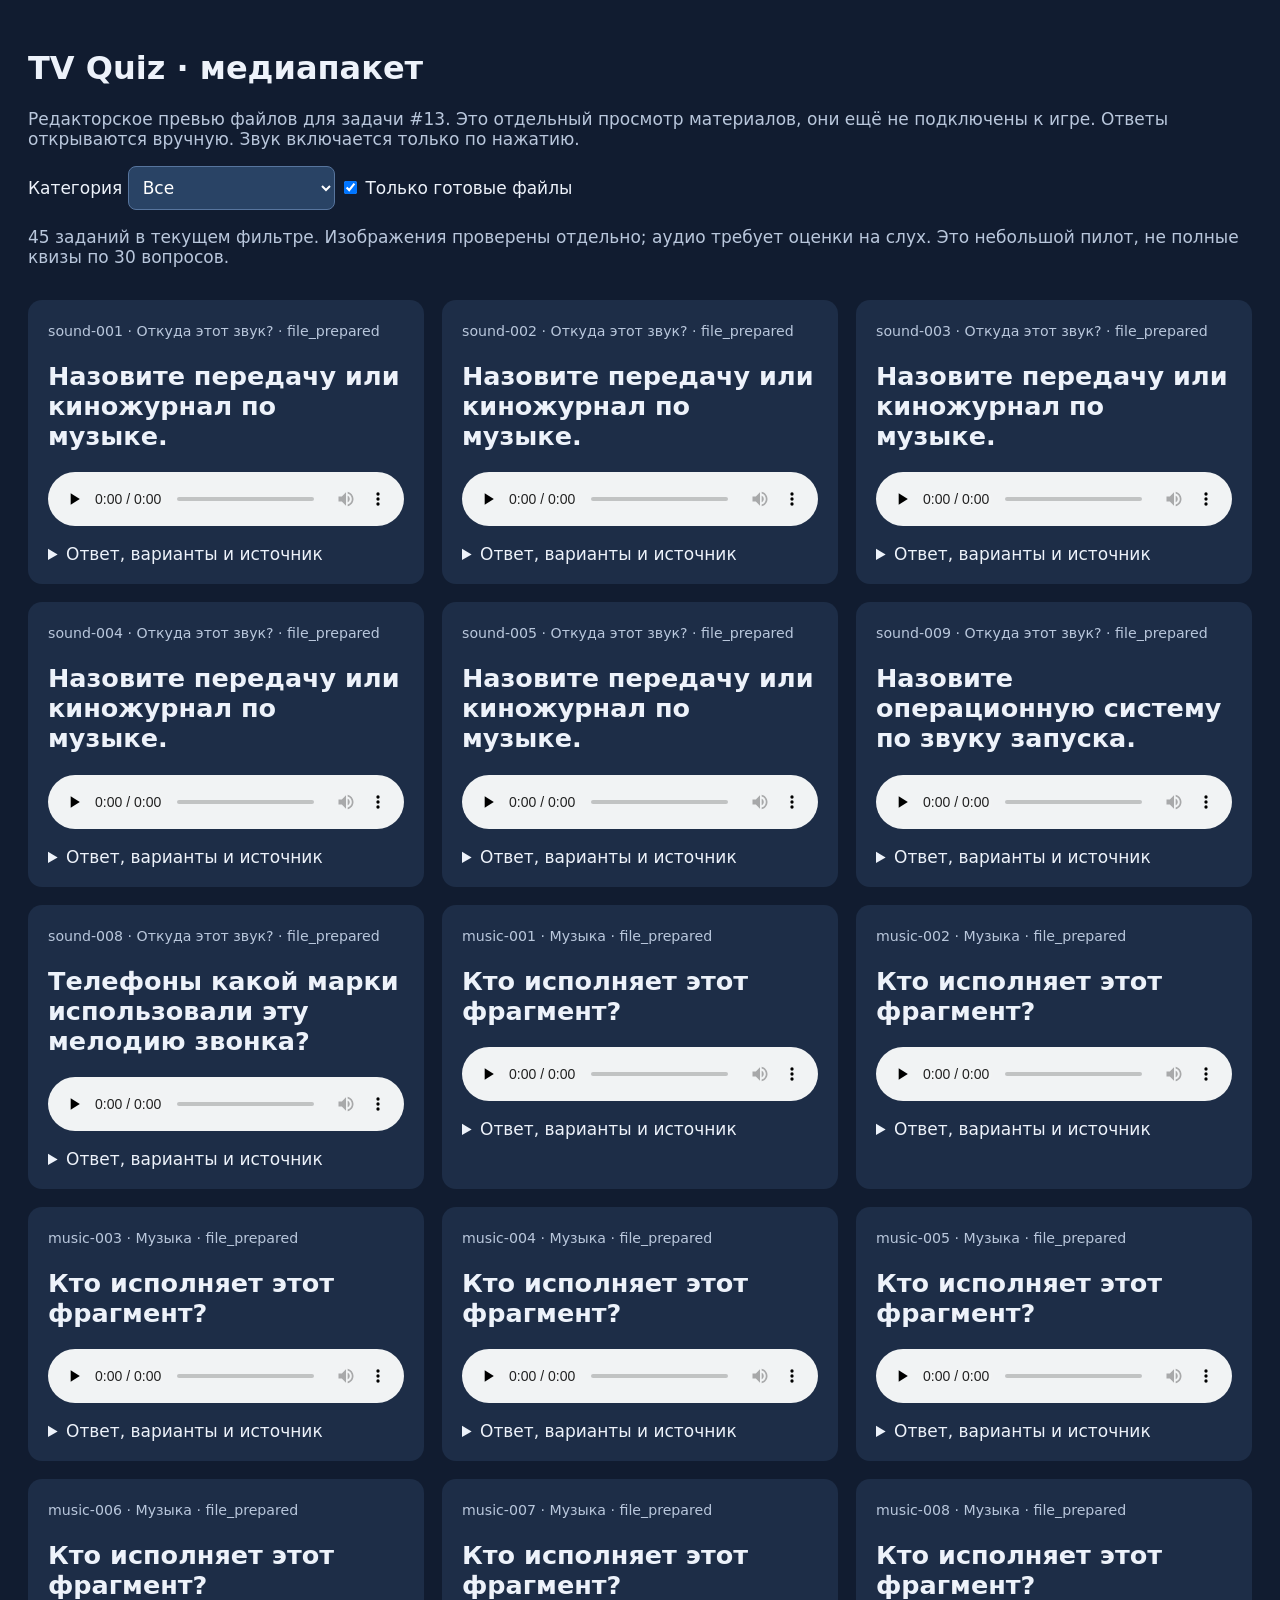
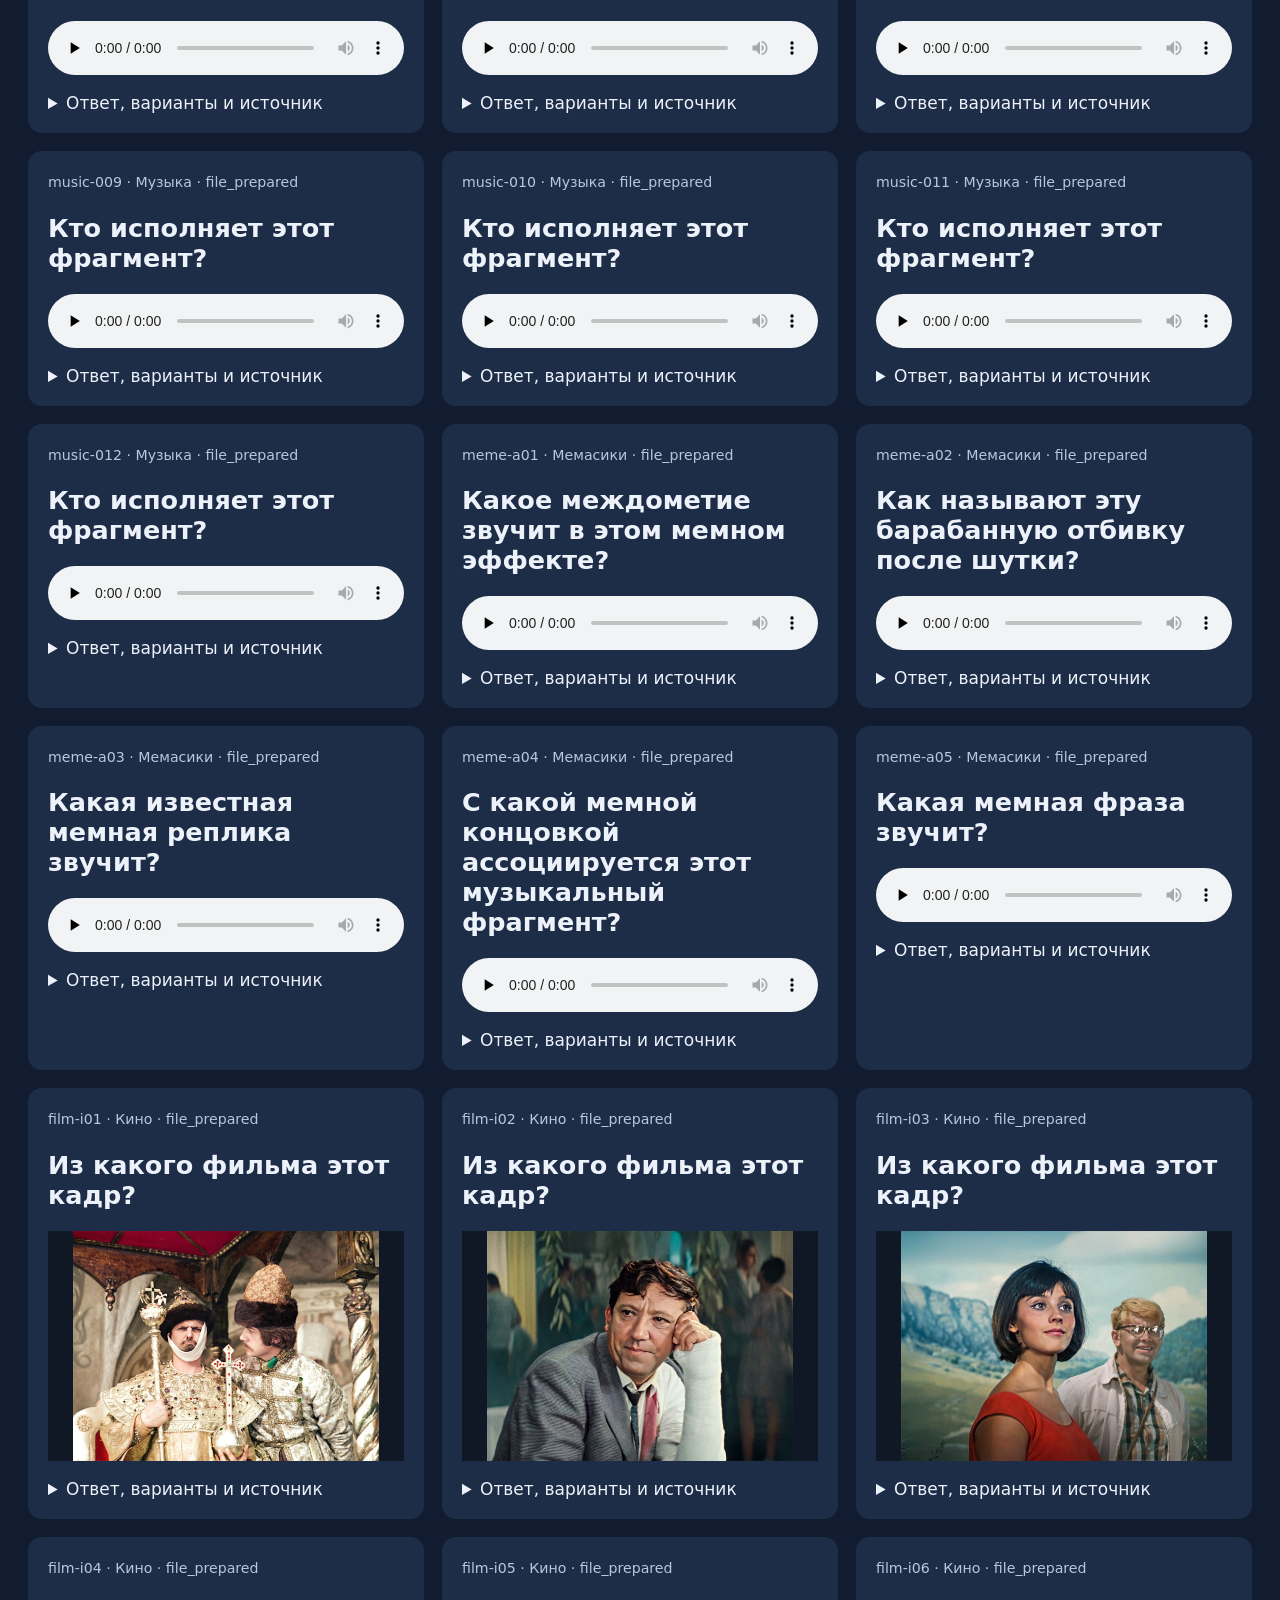
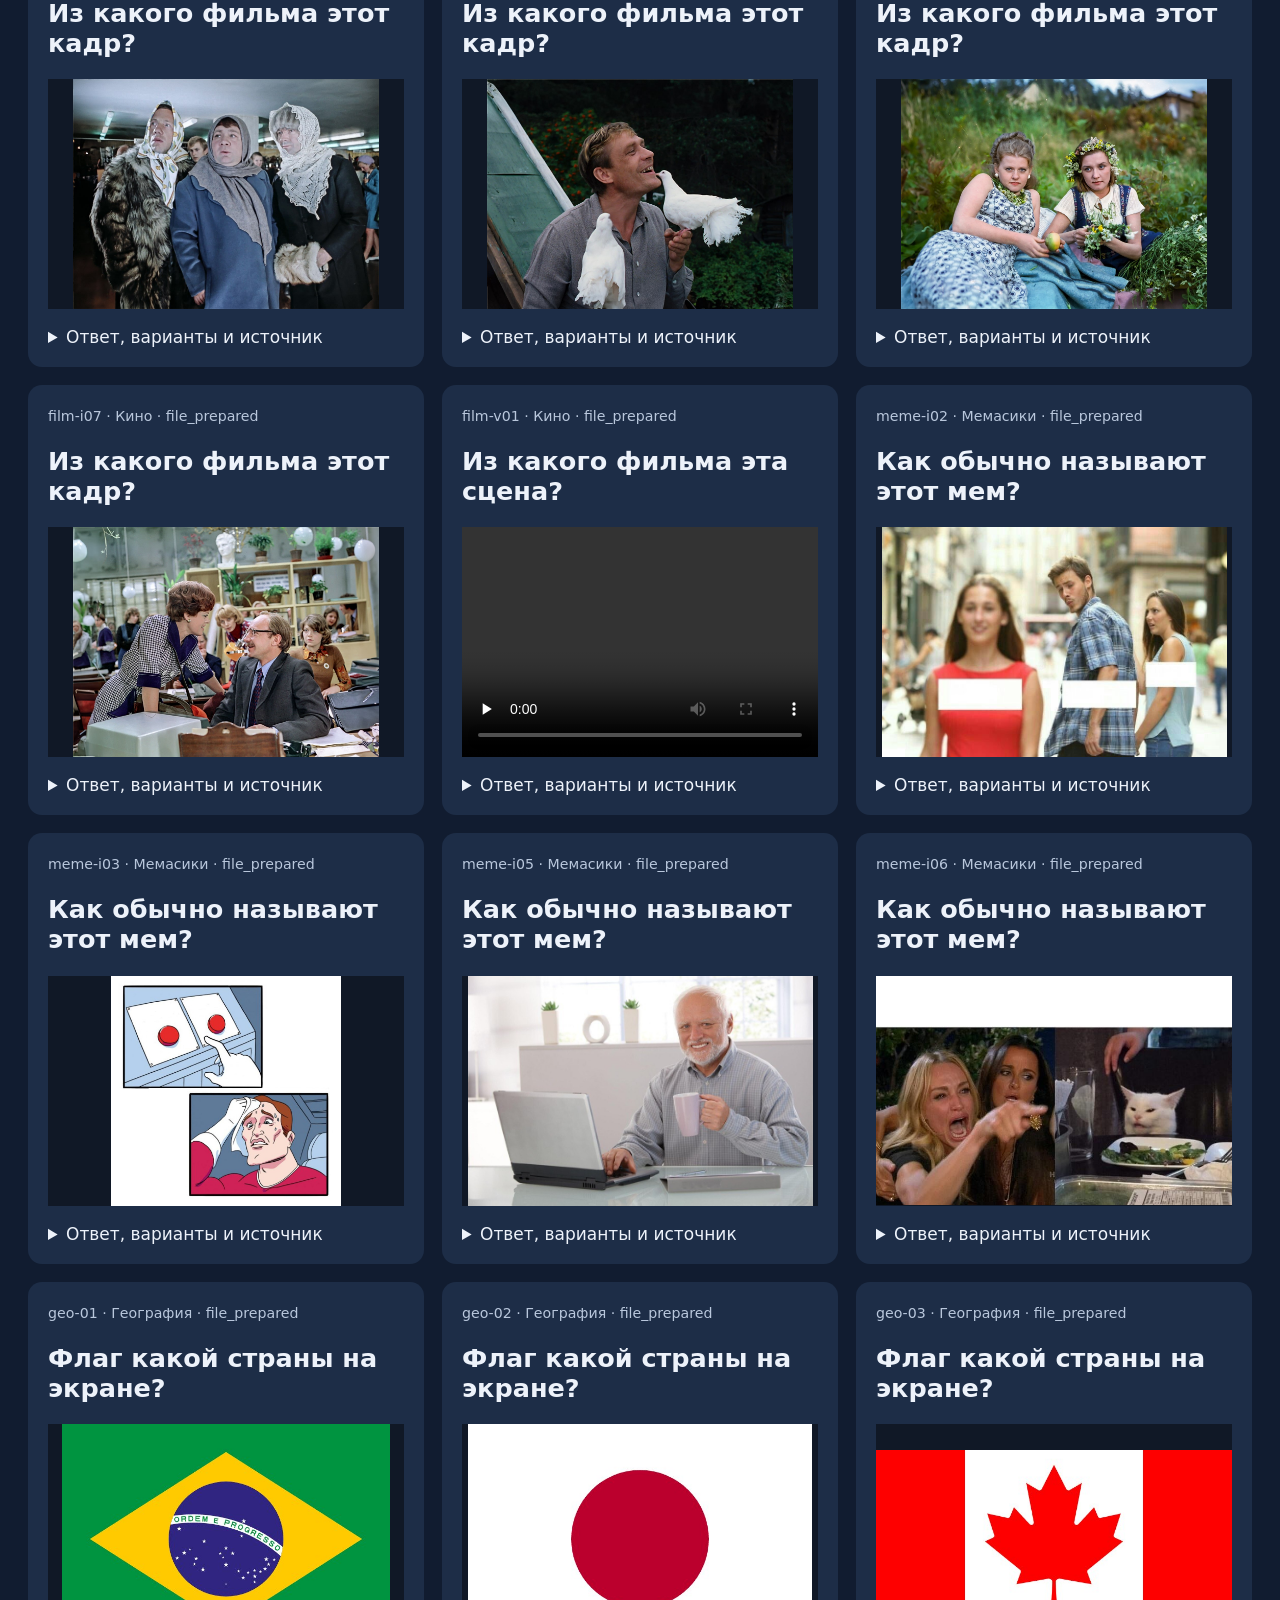
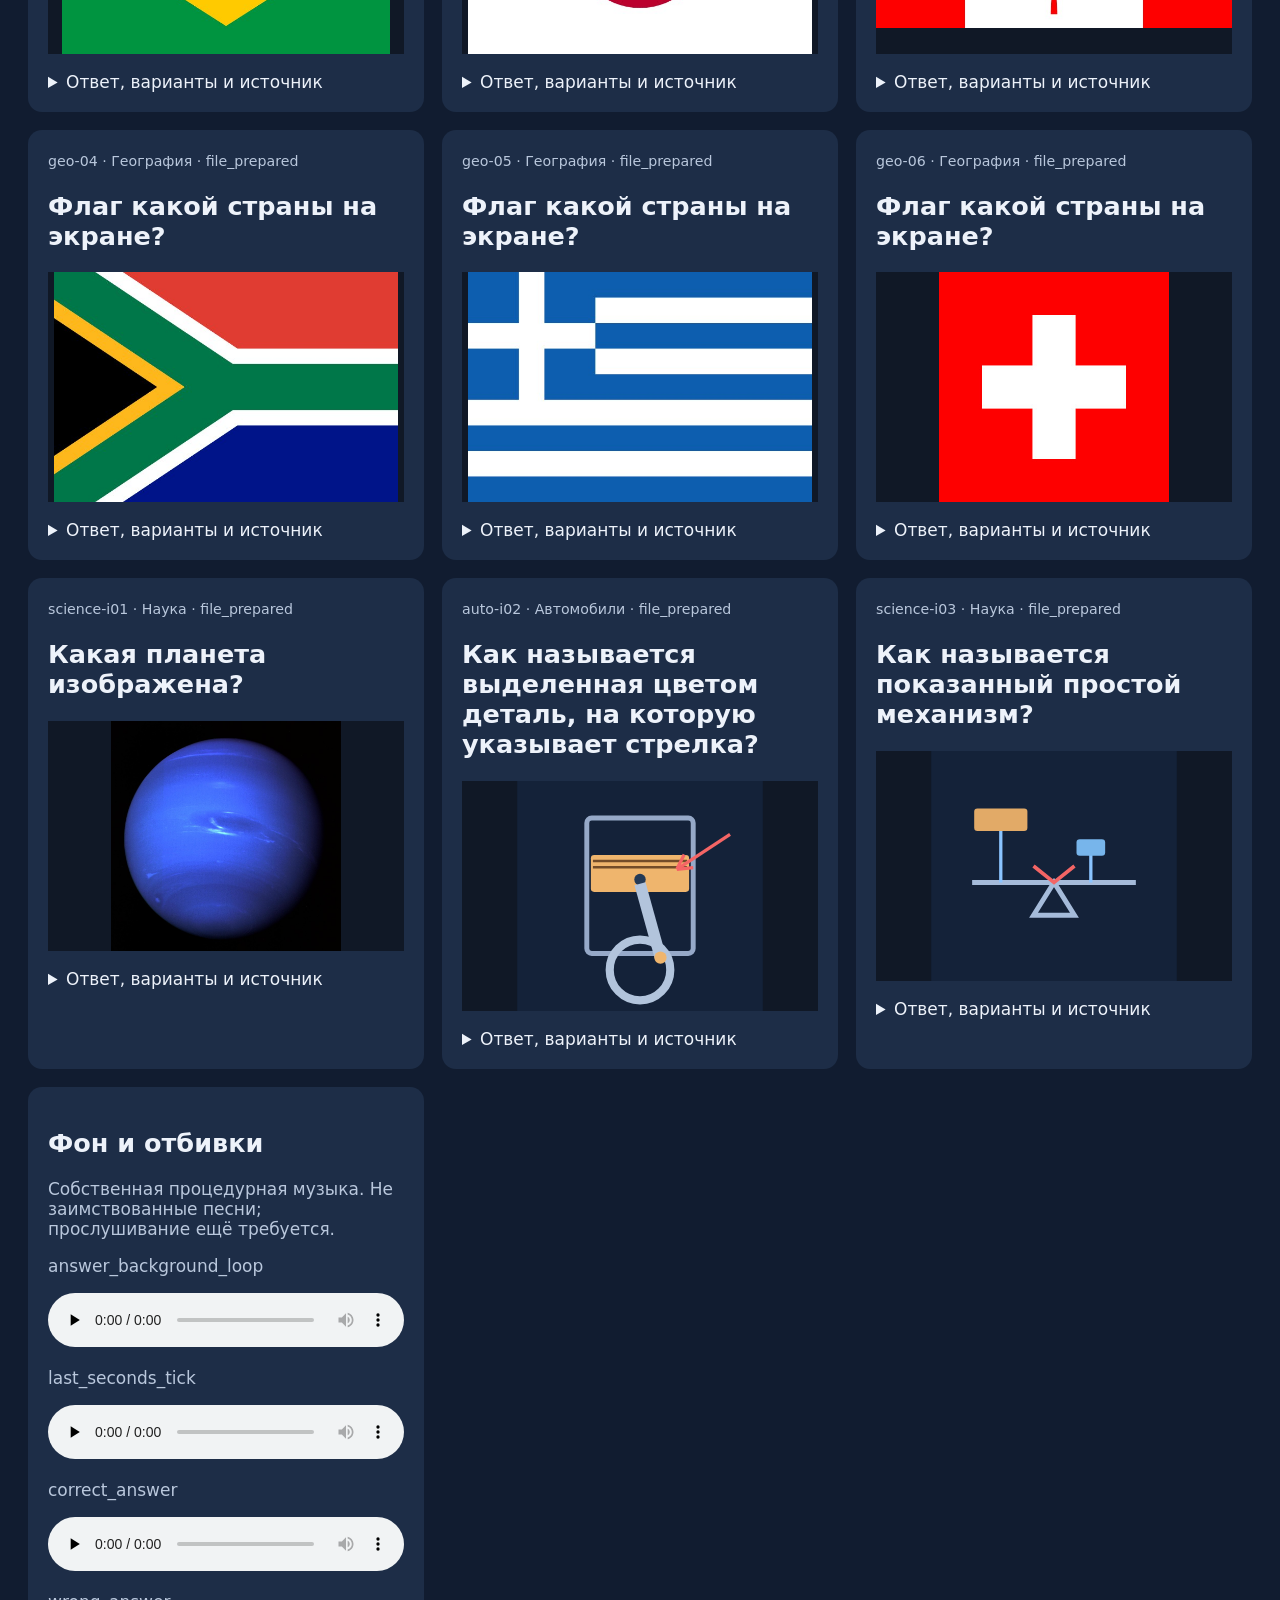
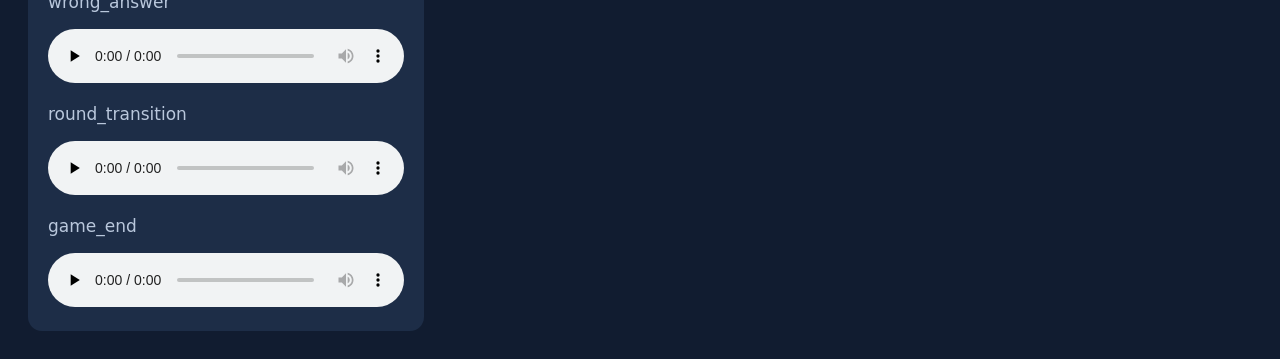
<file: content/media-pack/review.html>
<!doctype html><html lang="ru"><meta charset="utf-8"><meta name="viewport" content="width=device-width,initial-scale=1"><base href="../../"><title>TV Quiz — редакторский медиапакет</title>
<style>body{background:#111c30;color:#edf2fa;font:17px system-ui;margin:0;padding:28px;max-width:1250px;margin:auto}h1{font-size:32px}p{color:#b9c7dc}select,button{font:inherit;padding:10px;border-radius:8px;background:#294365;color:white;border:1px solid #57759e}main{display:grid;grid-template-columns:repeat(auto-fit,minmax(310px,1fr));gap:18px}article{background:#1d2d47;padding:20px;border-radius:14px;overflow:hidden}img,video{width:100%;height:230px;object-fit:contain;background:#101826}audio{width:100%}small{color:#b9c7dc}a{color:#a6c9ff}details{margin-top:14px}summary{cursor:pointer}header{position:sticky;top:0;background:#111c30;padding-bottom:16px;z-index:2}#error{color:#ffadad}li{margin:5px 0}</style>
<header><h1>TV Quiz · медиапакет</h1><p>Редакторское превью файлов для задачи #13. Это отдельный просмотр материалов, они ещё не подключены к игре. Ответы открываются вручную. Звук включается только по нажатию.</p><label>Категория <select id="category"><option value="">Все</option></select></label> <label><input type="checkbox" id="prepared" checked> Только готовые файлы</label><p id="stats"></p><p id="error"></p></header><main id="items"></main>
<script>
'use strict';const $=id=>document.getElementById(id);let bank;
function el(tag,text){const x=document.createElement(tag);if(text!==undefined)x.textContent=text;return x}
function render(){const rows=bank.items.filter(x=>(!$('category').value||x.category===$('category').value)&&(!$('prepared').checked||x.media));$('items').replaceChildren();$('stats').textContent=rows.length+' заданий в текущем фильтре. Изображения проверены отдельно; аудио требует оценки на слух. Это небольшой пилот, не полные квизы по 30 вопросов.';
for(const r of rows){const a=el('article');a.append(el('small',r.id+' · '+r.category+' · '+r.status),el('h2',r.prompt));if(r.media){const m=el(r.type==='image'?'img':r.type);m.src=r.media.src;if(r.type==='image'){m.alt='Материал вопроса '+r.id;m.loading='lazy'}else{m.controls=true;m.preload='none';m.addEventListener('play',()=>document.querySelectorAll('audio,video').forEach(other=>{if(other!==m)other.pause()}))}a.append(m)}else a.append(el('p','Файл ещё не подготовлен. '+(r.acquisitionError||r.cutNotes||'')));const d=el('details');d.append(el('summary','Ответ, варианты и источник'),el('p',r.answer));const ul=el('ul');for(const o of r.options)ul.append(el('li',o));d.append(ul,el('p',r.explanation),el('p','Проверка: '+r.editorialStatus),el('p','Использование: '+r.rightsStatus));if(r.sourcePage.startsWith('https://')){const link=el('a','Открыть источник');link.href=r.sourcePage;link.target='_blank';link.rel='noopener noreferrer';d.append(link)}a.append(d);$('items').append(a)}
if(!$('category').value){const a=el('article');a.append(el('h2','Фон и отбивки'),el('p','Собственная процедурная музыка. Не заимствованные песни; прослушивание ещё требуется.'));for(const r of bank.accompaniment){const m=el('audio');m.controls=true;m.preload='none';m.src=r.src;a.append(el('p',r.role),m)}$('items').append(a)}}
fetch('content/media-pack/manifest.json').then(r=>{if(!r.ok)throw Error('HTTP '+r.status);return r.json()}).then(j=>{bank=j;for(const c of [...new Set(j.items.map(x=>x.category))]){const o=el('option',c);o.value=c;$('category').append(o)}render()}).catch(e=>{$('error').textContent='Не удалось прочитать manifest: '+e.message+'. Запустите HTTP-сервер из корня репозитория.'});$('category').onchange=render;$('prepared').onchange=render;
</script></html>
</file>
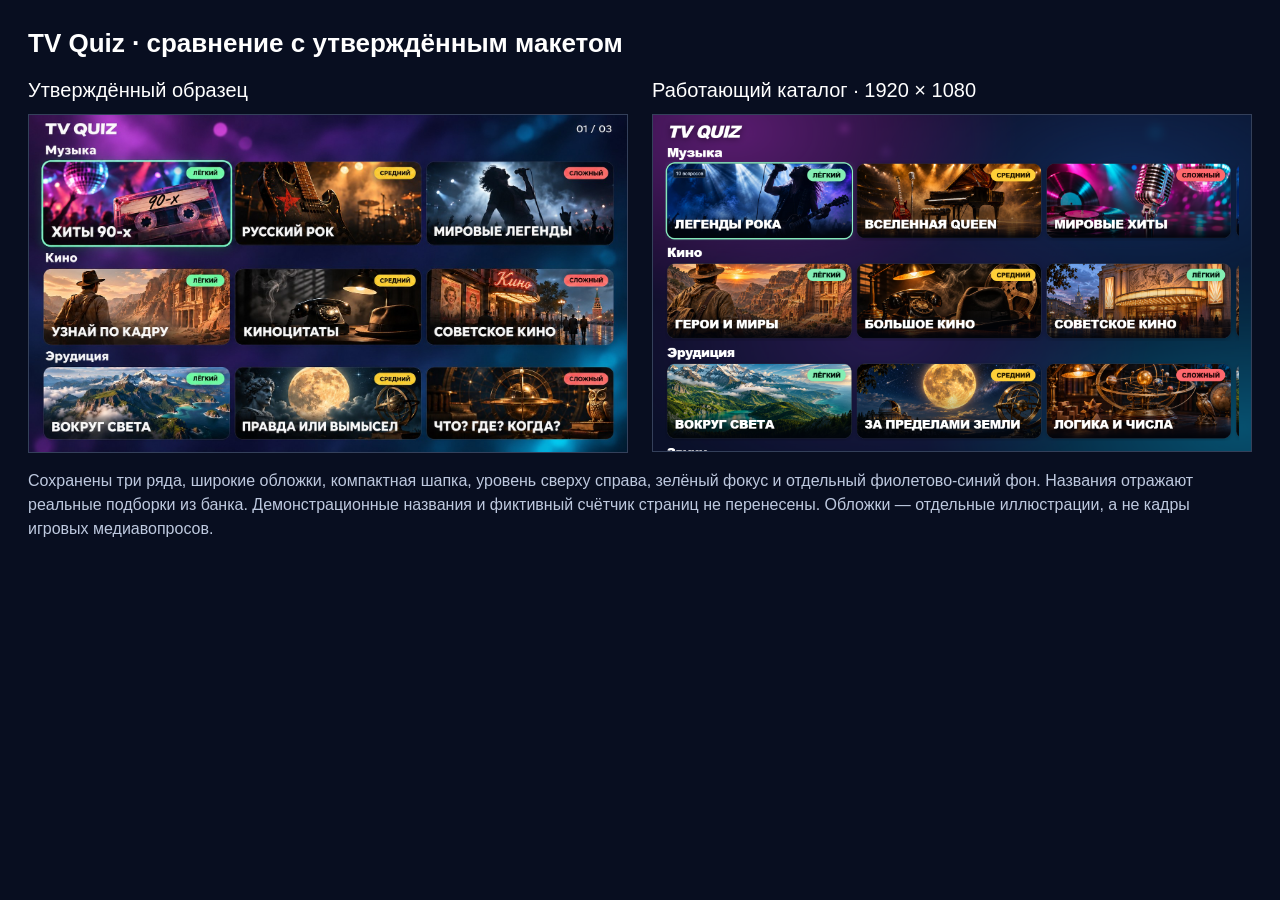
<file: docs/design/catalog-comparison.html>
<!doctype html>
<html lang="ru"><meta charset="utf-8"><title>Каталог: образец и реализация</title>
<style>
*{box-sizing:border-box}body{margin:0;padding:28px;background:#080e20;color:#fff;font-family:Arial,sans-serif}
h1{font-size:26px;margin:0 0 20px}main{display:grid;grid-template-columns:1fr 1fr;gap:24px}figure{margin:0;min-width:0}figcaption{font-size:20px;margin-bottom:12px}img{width:100%;display:block;border:1px solid #34405a}p{color:#bec9df;font-size:16px;line-height:1.5;max-width:1400px}
</style>
<h1>TV Quiz · сравнение с утверждённым макетом</h1>
<main>
 <figure><figcaption>Утверждённый образец</figcaption><img src="catalog-approved-2026-11-16.svg" alt="Исходный макет"></figure>
 <figure><figcaption>Работающий каталог · 1920 × 1080</figcaption><img src="../tv-catalog-1920.png" alt="Скриншот реализованного каталога"></figure>
</main>
<p>Сохранены три ряда, широкие обложки, компактная шапка, уровень сверху справа, зелёный фокус и отдельный фиолетово-синий фон. Названия отражают реальные подборки из банка. Демонстрационные названия и фиктивный счётчик страниц не перенесены. Обложки — отдельные иллюстрации, а не кадры игровых медиавопросов.</p>
</html>
</file>
